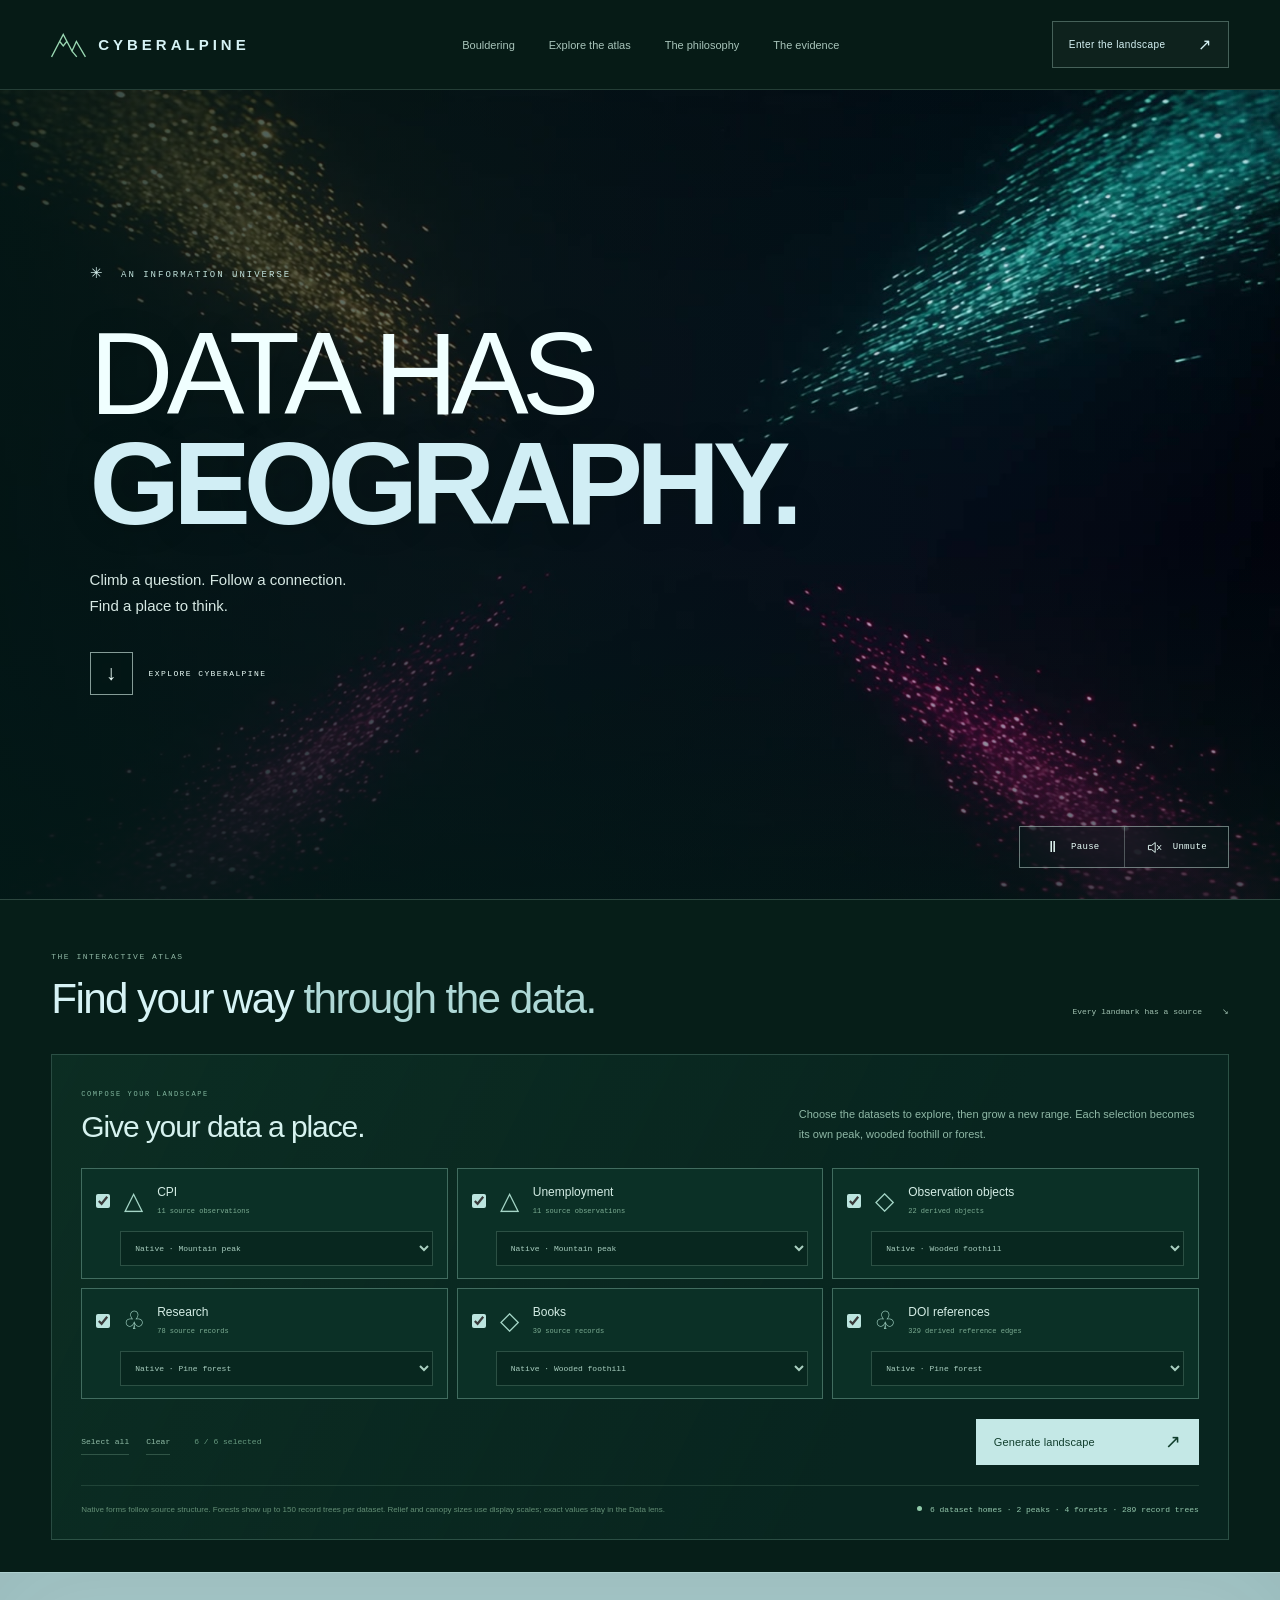
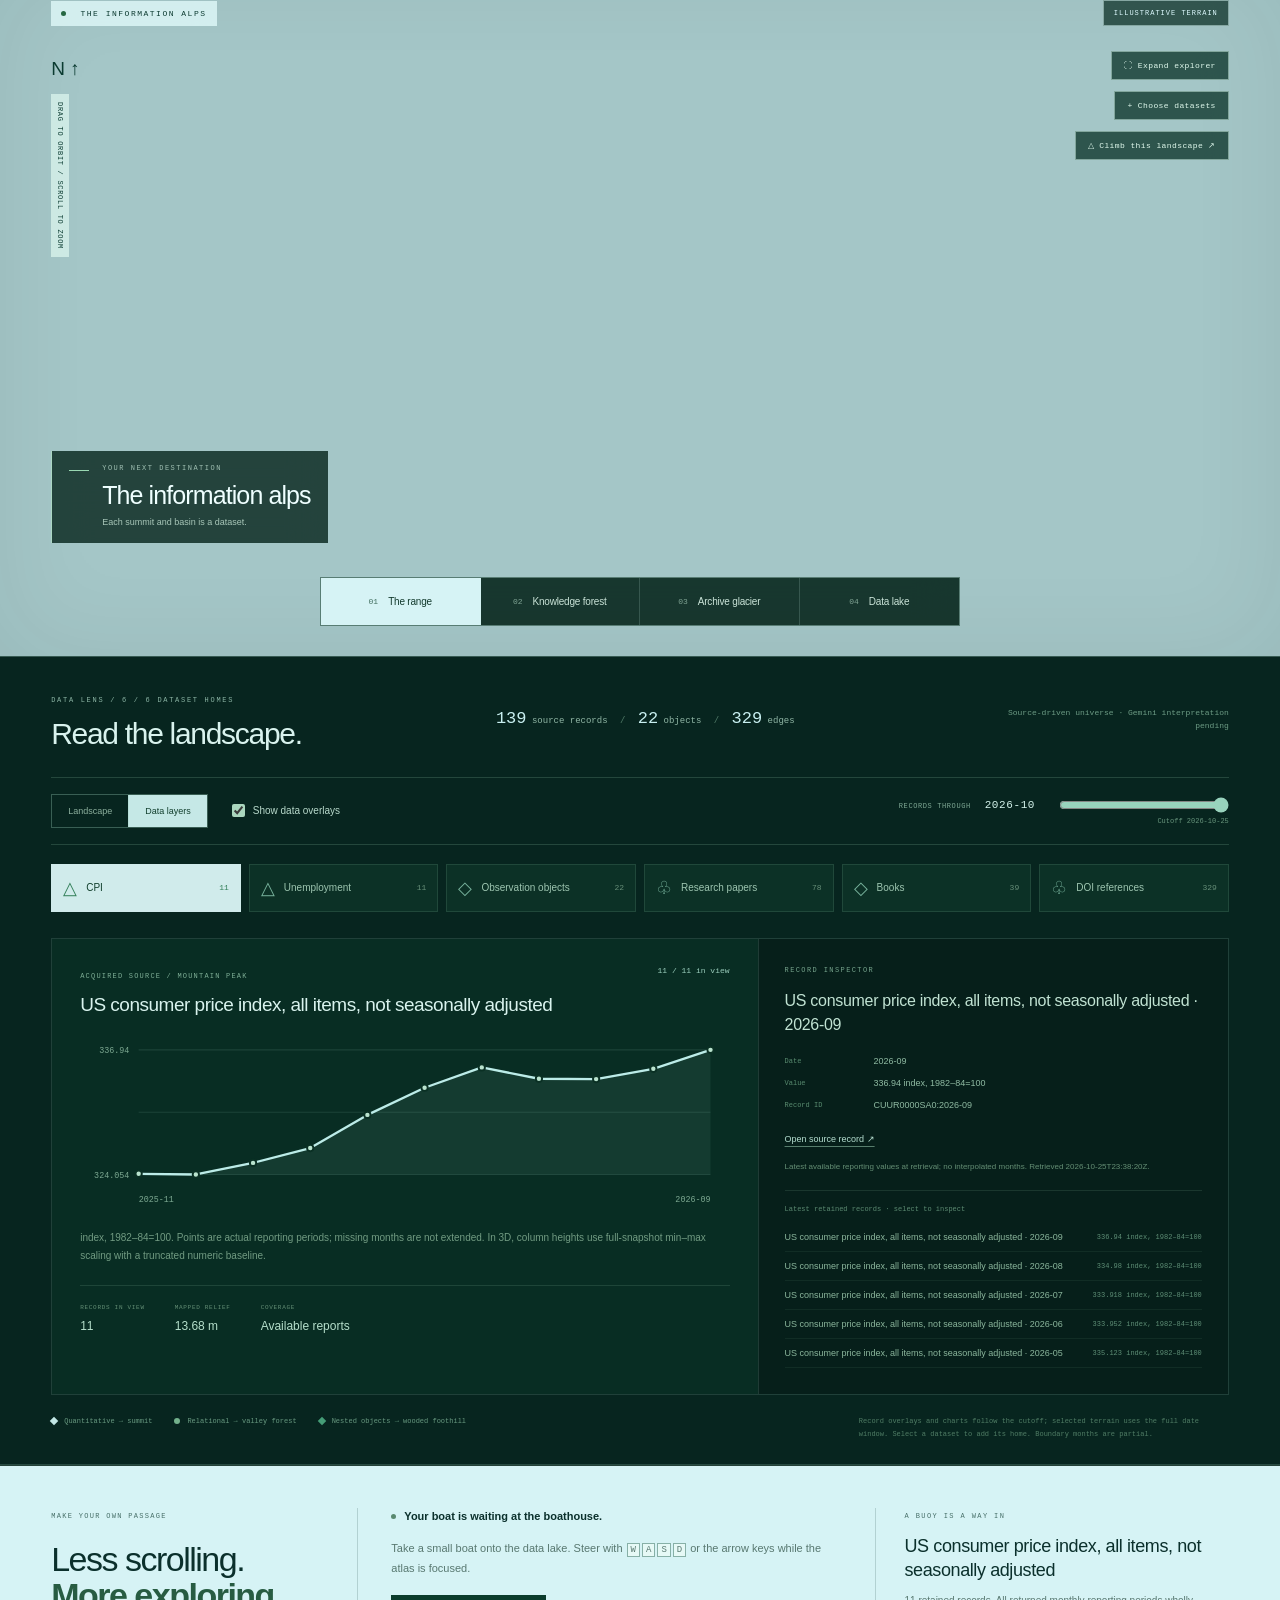
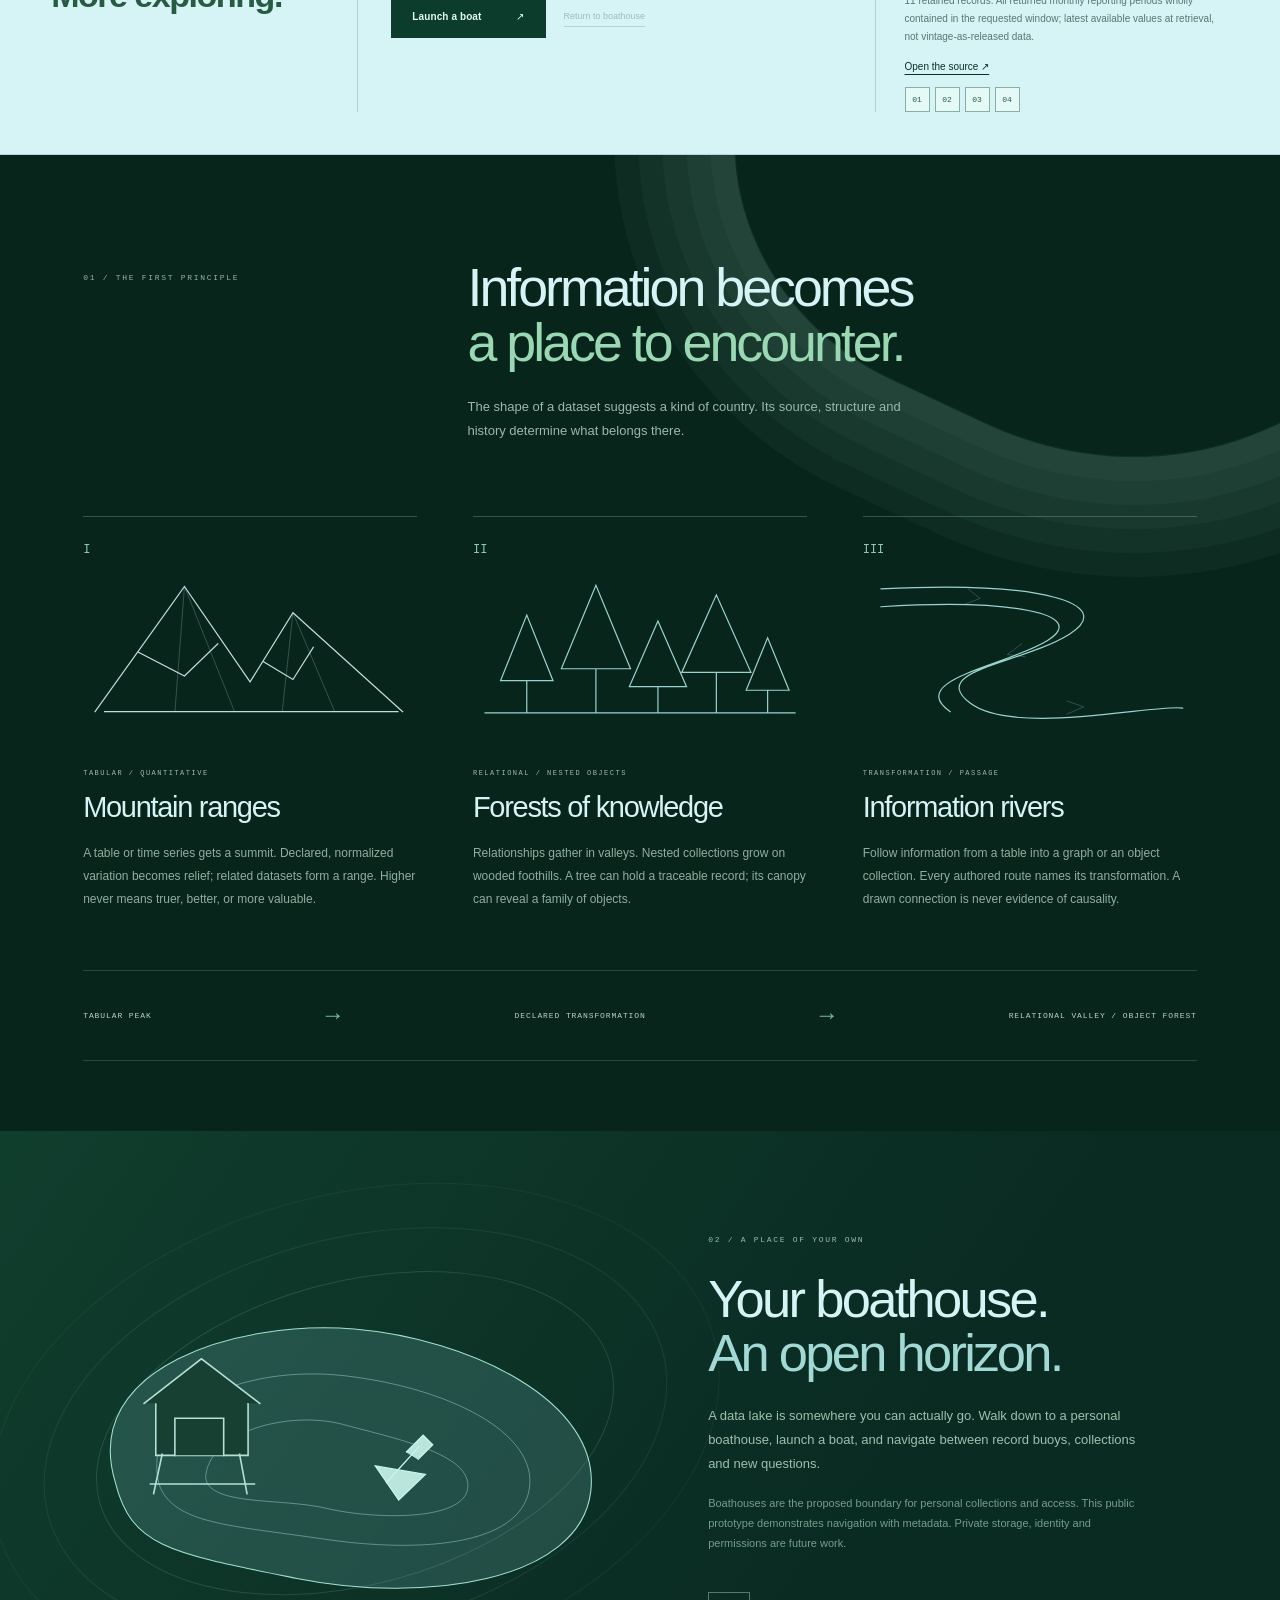
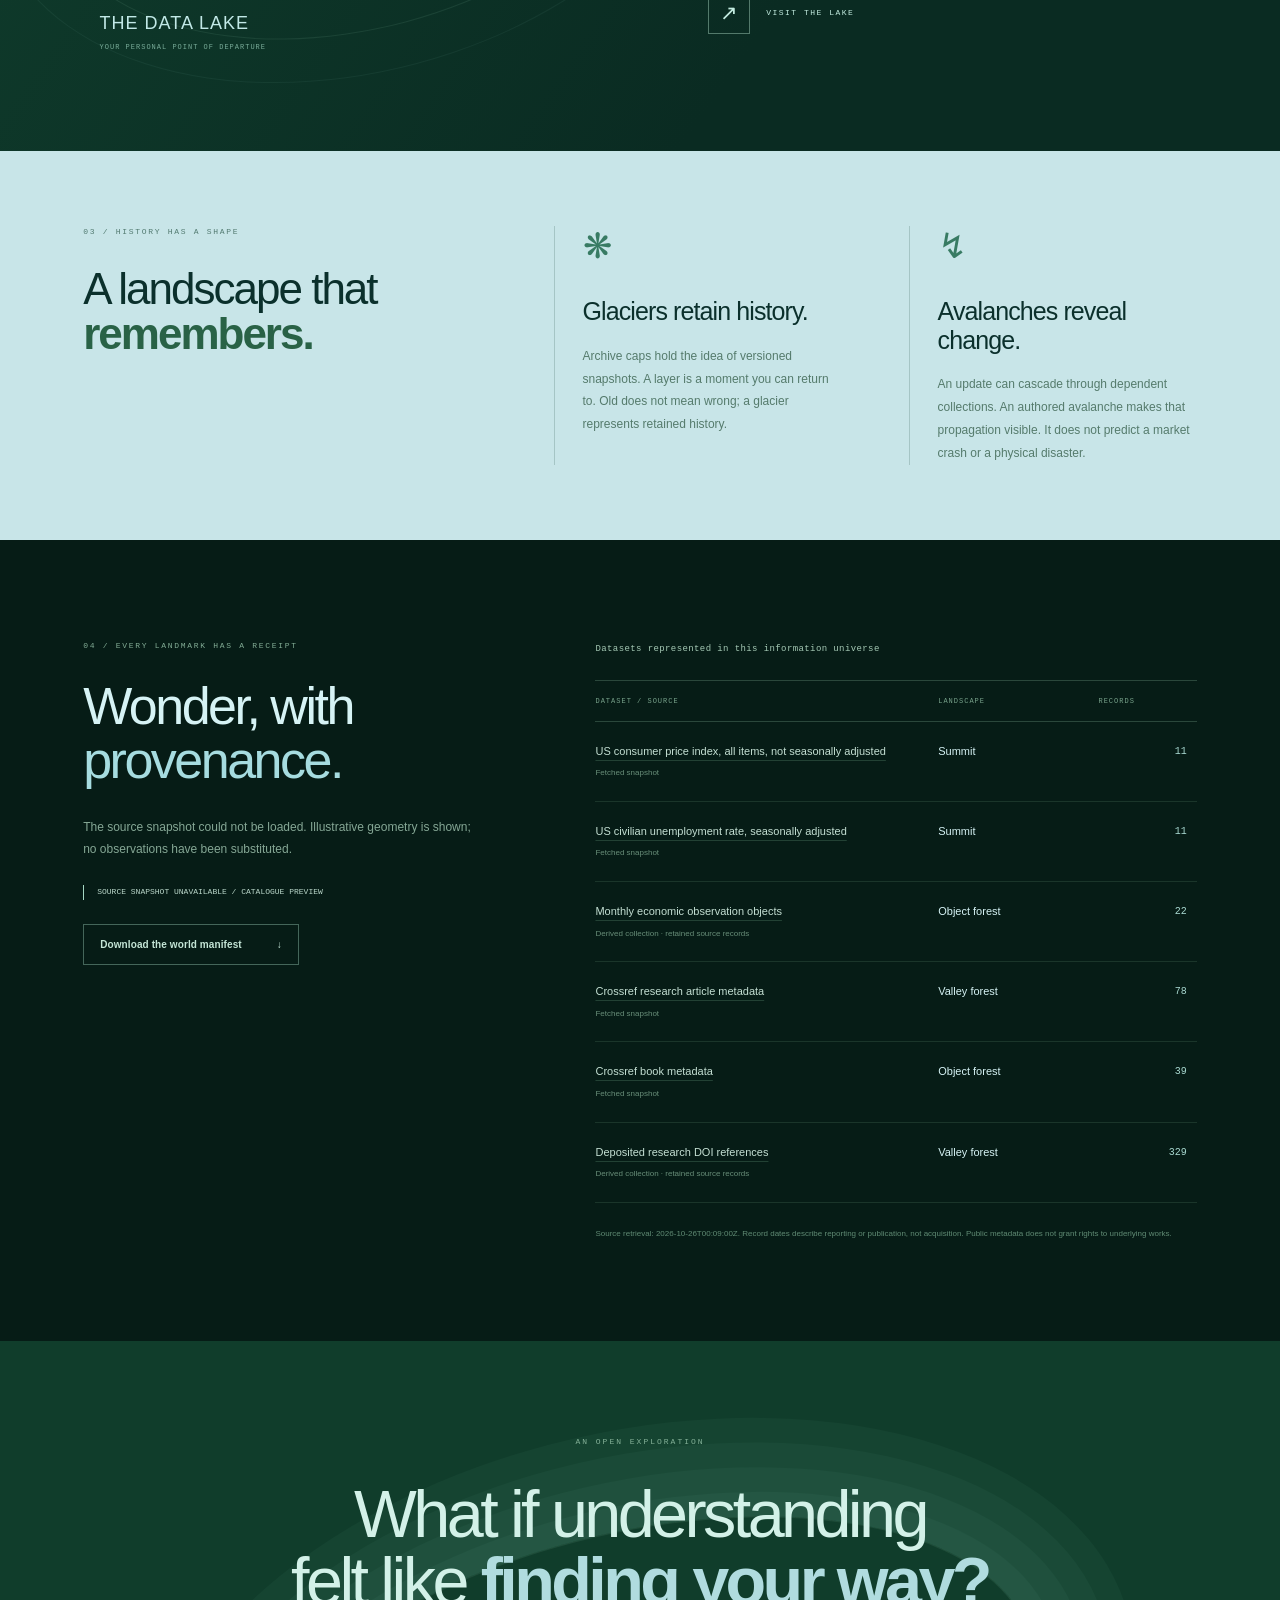
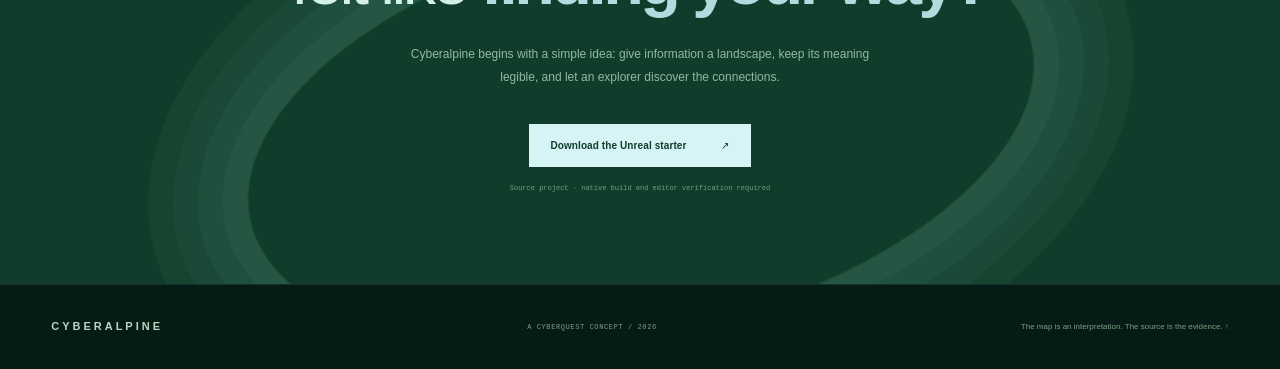
<file: public/index.html>
<!doctype html>
<html lang="en">
<head>
  <meta charset="utf-8"><meta name="viewport" content="width=device-width, initial-scale=1">
  <meta name="description" content="Cyberalpine is an information universe: datasets become mountain ranges, knowledge forests, archive glaciers and navigable data lakes.">
  <meta name="theme-color" content="#071e19"><title>Cyberalpine — Data has geography.</title>
  <link rel="icon" href="data:image/svg+xml,%3Csvg xmlns='http://www.w3.org/2000/svg' viewBox='0 0 48 48'%3E%3Cpath fill='%23071e19' d='M0 0h48v48H0z'/%3E%3Cpath d='m6 37 13-26 11 21 6-12 8 17M15 20l4 6 4-6' fill='none' stroke='%23d6f3f5' stroke-width='2'/%3E%3C/svg%3E">
  <link rel="stylesheet" href="styles.css?v=e79e66e6db29">
</head>
<body>
<header class="site-header"><a class="wordmark" href="#" aria-label="Cyberalpine home"><svg viewBox="0 0 40 32" aria-hidden="true"><path d="m1 29 13-25 10 19 5-11 10 17M10 12l4 5 4-5M24 23l5 6"/></svg>CYBERALPINE</a><nav aria-label="Main navigation"><a href="beyondscape.html">Bouldering</a><a href="#atlas">Explore the atlas</a><a href="#philosophy">The philosophy</a><a href="#sources">The evidence</a></nav><a class="header-cta" href="#atlas">Enter the landscape <span>↗</span></a></header>
<main>
<section class="hero hero-video-header" aria-labelledby="heroTitle">
  <div class="hero-media" aria-hidden="true"><video id="heroVideo" class="hero-video" autoplay muted loop playsinline preload="metadata" poster="media/cyberalpine-header.jpg"><source src="media/cyberalpine-header.mp4" type="video/mp4"></video></div>
  <div class="hero-shade" aria-hidden="true"></div>
  <div class="hero-copy"><div class="eyebrow"><span class="tiny-cross">✳</span> AN INFORMATION UNIVERSE</div><h1 id="heroTitle">Data has<br><em>geography.</em></h1><p>Climb a question. Follow a connection.<br>Find a place to think.</p><a class="round-link" href="#atlas"><span>↓</span> EXPLORE CYBERALPINE</a></div>
  <div class="hero-bottom"><div class="hero-video-controls" role="group" aria-label="Header video controls"><button type="button" id="heroPlayPause" aria-label="Pause header video"><span class="video-control-icon" aria-hidden="true">Ⅱ</span><span class="video-control-label">Pause</span></button><button type="button" id="heroMute" aria-label="Unmute header video"><svg viewBox="0 0 24 24" aria-hidden="true"><path d="M4 9h4l5-4v14l-5-4H4z"/><path class="sound-waves" d="M16 8c2 2 2 6 0 8m3-11c4 4 4 10 0 14"/><path class="sound-off" d="m16 9 5 6m0-6-5 6"/></svg><span class="video-control-label">Unmute</span></button></div></div>
  <p class="hero-video-status" id="heroVideoStatus" role="status" hidden></p>
</section>
<section class="interactive-explorer" aria-labelledby="explorerTitle">
  <div class="explorer-section-heading"><div><span class="eyebrow">THE INTERACTIVE ATLAS</span><h2 id="explorerTitle">Find your way <em>through the data.</em></h2></div><a href="#sources">Every landmark has a source <span>↘</span></a></div>
  <section class="landscape-builder" id="landscapeBuilder" aria-label="Compose a dataset landscape"><p class="builder-empty">Preparing the dataset landscape composer…</p></section>
  <div class="hero-landscape" id="atlas">
    <div class="atlas-heading"><span><i class="live-dot"></i> THE INFORMATION ALPS</span><span id="snapshotTag">ILLUSTRATIVE TERRAIN</span></div>
    <button class="expand-explorer" id="expandExplorer" aria-label="Expand interactive explorer to fullscreen">⛶ Expand explorer</button>
    <button class="expand-explorer compose-explorer" id="composeLandscape">+ Choose datasets</button>
    <a class="expand-explorer beyondscape-entry" id="beyondscapeLink" href="beyondscape.html">△ Climb this landscape ↗</a>
    <div class="fullscreen-boat-controls"><button id="fullscreenBoat">Launch a boat ↗</button><div role="group" aria-label="Fullscreen boat steering"><button data-steer="left" aria-label="Turn boat left">←</button><button data-steer="forward" aria-label="Move boat forward">↑</button><button data-steer="back" aria-label="Move boat backward">↓</button><button data-steer="right" aria-label="Turn boat right">→</button></div></div>
    <canvas id="landscape" aria-label="Interactive three dimensional information landscape showing dataset mountains, forests, glaciers, rivers and a navigable data lake" tabindex="0"></canvas>
    <div class="scene-coordinate" aria-hidden="true">N ↑<br><span>DRAG TO ORBIT / SCROLL TO ZOOM</span></div>
    <div class="landscape-label"><span class="label-line"></span><div><small>YOUR NEXT DESTINATION</small><strong id="placeLabel">The information alps</strong><span id="placeDescription">Each summit and basin is a dataset.</span></div></div>
    <div class="view-selector" role="group" aria-label="Explore landscape regions"><button class="active" data-view="range" aria-pressed="true">01 <span>The range</span></button><button data-view="forest" aria-pressed="false">02 <span>Knowledge forest</span></button><button data-view="glacier" aria-pressed="false">03 <span>Archive glacier</span></button><button data-view="lake" aria-pressed="false">04 <span>Data lake</span></button></div>
    <div class="canvas-loading" id="sceneLoading" role="status">Drawing the information alps…</div>
  </div>
  <section class="data-lens" id="dataExplorerPanel" aria-label="Data lens: inspect the datasets behind this landscape"><div class="data-lens-placeholder"><span class="eyebrow">DATA LENS / SIX DATASET HOMES</span><p>Preparing the source records and their visual mappings…</p></div></section>
</section>
<section class="atlas-console" aria-label="Landscape controls">
  <div class="console-title"><span class="eyebrow">MAKE YOUR OWN PASSAGE</span><h2>Less scrolling.<br><em>More exploring.</em></h2></div>
  <div class="boat-console"><div class="boat-status"><span class="status-dot" id="boatDot"></span><span id="boatStatus" role="status">Your boat is waiting at the boathouse.</span></div><p>Take a small boat onto the data lake. Steer with <kbd>W</kbd><kbd>A</kbd><kbd>S</kbd><kbd>D</kbd> or the arrow keys while the atlas is focused.</p><div class="boat-actions"><button class="button dark" id="launchBoat">Launch a boat <span>↗</span></button><button class="text-button" id="dockBoat" disabled>Return to boathouse</button></div><div class="boat-dpad" id="boatControls" hidden role="group" aria-label="Boat steering"><button data-steer="left" aria-label="Turn left">←</button><button data-steer="forward" aria-label="Move forward">↑</button><button data-steer="back" aria-label="Move backward">↓</button><button data-steer="right" aria-label="Turn right">→</button><output id="boatPosition">E 0.0 / N 0.0</output></div></div>
  <div class="record-console"><span class="eyebrow">A BUOY IS A WAY IN</span><strong id="recordTitle">A landscape with a source.</strong><p id="recordDescription">Select a dataset or a record buoy to inspect where its information came from.</p><a id="recordLink" hidden target="_blank" rel="noopener noreferrer">Open the source ↗</a><div id="buoyList" class="buoy-list" aria-label="Inspect record buoys"></div></div>
</section>
<section class="geography" id="philosophy">
  <div class="section-heading"><div class="eyebrow">01 / THE FIRST PRINCIPLE</div><h2>Information becomes<br><em>a place to encounter.</em></h2><p>The shape of a dataset suggests a kind of country. Its source, structure and history determine what belongs there.</p></div>
  <div class="geography-grid"><article class="feature feature-mountain"><span class="feature-number">I</span><svg viewBox="0 0 280 130" aria-hidden="true"><path d="M10 118 85 13l55 80 36-58 92 83M46 68l39 20 28-27M151 76l25 15 17-27M18 118h246"/><path class="fine" d="m85 13-8 105m8-105 42 105m49-83-9 83m9-83 35 83"/></svg><div><span class="eyebrow">TABULAR / QUANTITATIVE</span><h3>Mountain ranges</h3><p>A table or time series gets a summit. Declared, normalized variation becomes relief; related datasets form a range. Higher never means truer, better, or more valuable.</p></div></article>
  <article class="feature feature-forest"><span class="feature-number">II</span><svg viewBox="0 0 280 130" aria-hidden="true"><path d="m23 92 22-55 22 55H23m22 0v27m29-37 29-70 29 70H74m29 0v37m28-22 24-55 24 55h-48m24 0v22m20-34 29-65 29 65h-58m29 0v34m25-19 18-44 18 44h-36m18 0v19M10 119h260"/></svg><div><span class="eyebrow">RELATIONAL / NESTED OBJECTS</span><h3>Forests of knowledge</h3><p>Relationships gather in valleys. Nested collections grow on wooded foothills. A tree can hold a traceable record; its canopy can reveal a family of objects.</p></div></article>
  <article class="feature feature-river"><span class="feature-number">III</span><svg viewBox="0 0 280 130" aria-hidden="true"><path d="M15 15c137-7 198 13 158 38S53 83 90 111s158 0 178 4M15 30c108-7 175 6 140 28S35 91 73 118"/><path class="fine" d="m88 15 10 8-13 5m48 33-12 9 15 2m35 37 14 5-14 6"/></svg><div><span class="eyebrow">TRANSFORMATION / PASSAGE</span><h3>Information rivers</h3><p>Follow information from a table into a graph or an object collection. Every authored route names its transformation. A drawn connection is never evidence of causality.</p></div></article></div>
  <div class="transformation"><span>TABULAR PEAK</span><i>→</i><span>DECLARED TRANSFORMATION</span><i>→</i><span>RELATIONAL VALLEY / OBJECT FOREST</span></div>
</section>
<section class="lake-story" id="data-lakes"><div class="lake-illustration" aria-hidden="true"><div class="lake-orbit one"></div><div class="lake-orbit two"></div><div class="lake-orbit three"></div><svg viewBox="0 0 500 330"><path class="shore" d="M24 212C-10 102 141 58 249 67S482 135 472 220s-157 106-277 82S39 272 24 212Z"/><path class="waterline" d="M65 213c-18-71 79-113 175-102s183 53 174 107-105 60-193 47S78 251 65 213Z"/><path class="waterline" d="M109 207c2-43 78-64 130-50s121 28 117 60-91 29-133 19-111-2-114-29Z"/><g class="house"><path d="m62 134 43-32 44 35v49H62Z"/><path d="m51 137 54-42 55 42M80 186v-35h46v35M68 185l-8 37m81-37 7 37m-91-9h98"/></g><g class="smallboat"><path d="m269 196 47 8-25 24-22-32Zm10 16 31-34m-12 5 16-16 9 9-14 14"/></g></svg><span class="lake-type">THE DATA LAKE<br><small>YOUR PERSONAL POINT OF DEPARTURE</small></span></div><div class="lake-copy"><div class="eyebrow">02 / A PLACE OF YOUR OWN</div><h2>Your boathouse.<br><em>An open horizon.</em></h2><p>A data lake is somewhere you can actually go. Walk down to a personal boathouse, launch a boat, and navigate between record buoys, collections and new questions.</p><p>Boathouses are the proposed boundary for personal collections and access. This public prototype demonstrates navigation with metadata. Private storage, identity and permissions are future work.</p><a class="round-link" href="#atlas" id="lakeLink"><span>↗</span> VISIT THE LAKE</a></div></section>
<section class="time-section"><div class="time-heading"><div class="eyebrow">03 / HISTORY HAS A SHAPE</div><h2>A landscape that<br><em>remembers.</em></h2></div><article><span class="time-symbol">❋</span><h3>Glaciers retain history.</h3><p>Archive caps hold the idea of versioned snapshots. A layer is a moment you can return to. Old does not mean wrong; a glacier represents retained history.</p></article><article><span class="time-symbol">↯</span><h3>Avalanches reveal change.</h3><p>An update can cascade through dependent collections. An authored avalanche makes that propagation visible. It does not predict a market crash or a physical disaster.</p></article></section>
<section class="evidence" id="sources"><div class="evidence-intro"><div class="eyebrow">04 / EVERY LANDMARK HAS A RECEIPT</div><h2>Wonder, with<br><em>provenance.</em></h2><p id="coverageNote">Loading the source manifest. No live provider requests run in this page.</p><div class="date-window" id="dateWindow">SOURCE SNAPSHOT / LOADING</div><a class="button outline" href="assets/universe.json" download>Download the world manifest <span>↓</span></a></div><div class="source-table-wrap"><table class="source-table"><caption>Datasets represented in this information universe</caption><thead><tr><th scope="col">Dataset / source</th><th scope="col">Landscape</th><th scope="col">Records</th></tr></thead><tbody id="sourceRows"><tr><td colspan="3">Reading provenance…</td></tr></tbody></table><p class="table-note" id="sourceNote">Geometry communicates declared mappings. Public metadata does not grant rights to the underlying works.</p></div></section>
<section class="closing"><div class="eyebrow">AN OPEN EXPLORATION</div><h2>What if understanding<br>felt like <em>finding your way?</em></h2><p>Cyberalpine begins with a simple idea: give information a landscape, keep its meaning legible, and let an explorer discover the connections.</p><a class="button light" href="downloads/CyberquestUnreal.zip" download>Download the Unreal starter <span>↗</span></a><span class="closing-note">Source project · native build and editor verification required</span></section>
</main>
<footer><a class="wordmark" href="#">CYBERALPINE</a><span>A CYBERQUEST CONCEPT / 2026</span><a href="#philosophy">The map is an interpretation. The source is the evidence. ↑</a></footer>
<script src="assets/hero-video.js" type="module"></script>
<script src="app.js?v=1884f145b476" type="module"></script>
</body></html>
</file>
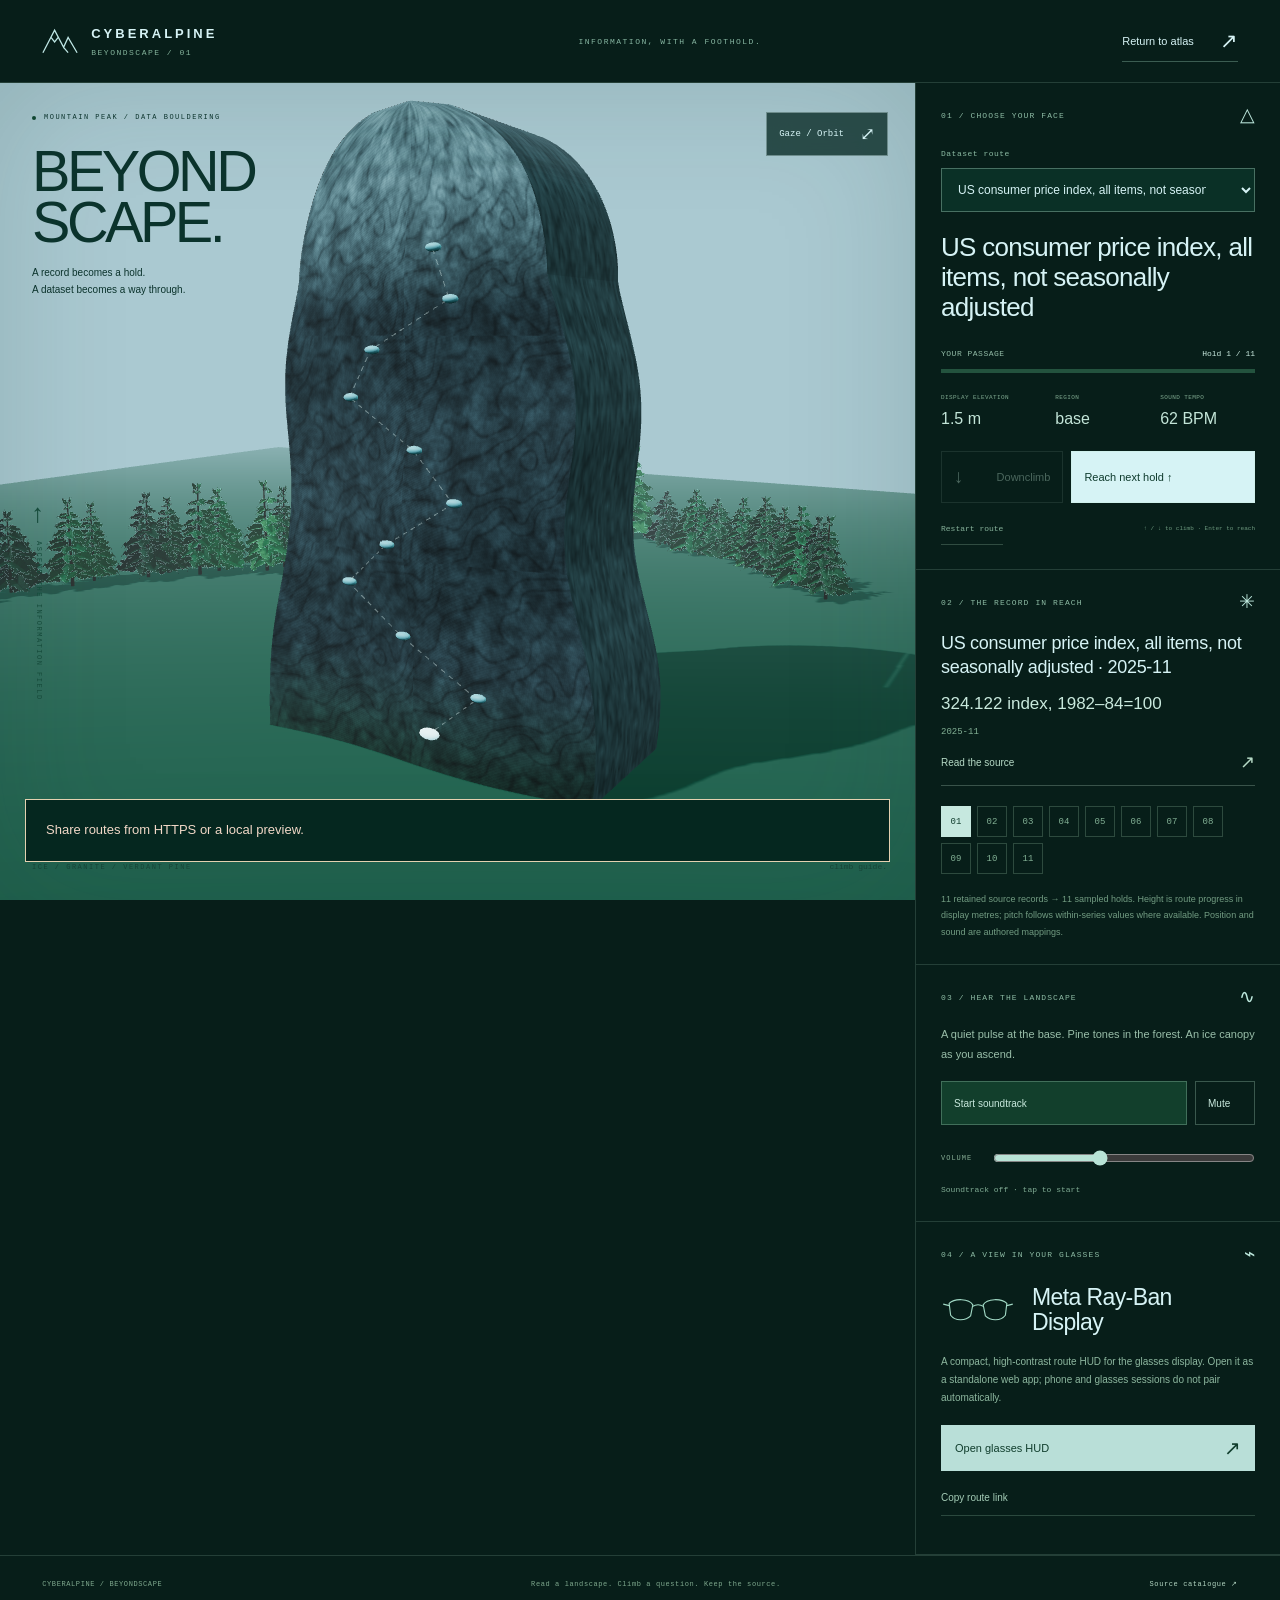
<file: public/beyondscape.html>
<!doctype html>
<html lang="en">
<head>
  <meta charset="utf-8">
  <meta name="viewport" content="width=device-width, initial-scale=1, viewport-fit=cover">
  <meta name="theme-color" content="#071e19">
  <meta name="description" content="Climb a Cyberalpine dataset. Follow record holds through an alpine beyondscape with an adaptive soundtrack and a Meta Ray-Ban Display HUD.">
  <title>Beyondscape — Cyberalpine bouldering</title>
  <link rel="icon" href="data:image/svg+xml,%3Csvg xmlns='http://www.w3.org/2000/svg' viewBox='0 0 48 48'%3E%3Cpath fill='%23071e19' d='M0 0h48v48H0z'/%3E%3Cpath d='m6 37 13-26 11 21 6-12 8 17' fill='none' stroke='%23d6f3f5' stroke-width='2'/%3E%3C/svg%3E">
  <link rel="stylesheet" href="assets/beyondscape.css?v=854d2d262ea5">
</head>
<body>
  <header class="beyond-header">
    <a class="beyond-brand" href="index.html#atlas" aria-label="Back to the Cyberalpine atlas"><svg viewBox="0 0 40 32" aria-hidden="true"><path d="m1 29 13-25 10 19 5-11 10 17M10 12l4 5 4-5M24 23l5 6"/></svg><span>CYBERALPINE<small>BEYONDSCAPE / 01</small></span></a>
    <span class="header-coordinate" aria-hidden="true">INFORMATION, WITH A FOOTHOLD.</span>
    <a class="atlas-return" href="index.html#atlas">Return to atlas <span aria-hidden="true">↗</span></a>
  </header>

  <main class="beyond-app">
    <section class="climb-stage" aria-labelledby="beyondTitle">
      <canvas id="climbCanvas" tabindex="0" aria-label="Interactive dataset bouldering face. Use the route controls or arrow keys to move between record holds."></canvas>
      <div class="stage-top">
        <div class="stage-title"><span class="eyebrow"><i></i> MOUNTAIN PEAK / DATA BOULDERING</span><h1 id="beyondTitle">BEYOND<span>SCAPE.</span></h1><p>A record becomes a hold.<br>A dataset becomes a way through.</p></div>
        <button type="button" class="view-toggle" id="viewToggle">Gaze / Orbit <span aria-hidden="true">⤢</span></button>
      </div>
      <div class="stage-orientation" aria-hidden="true"><span>↑</span>ASCEND THE INFORMATION FIELD</div>
      <div class="stage-bottom"><span class="stage-caption">ICE / GRANITE / VERDANT PINE</span><p>Virtual data route · not a physical climb guide.</p></div>
      <div class="climb-loading" id="climbLoading" role="status">Mapping records to the rock face…</div>
      <p class="climb-error" id="climbError" role="alert" hidden></p>
    </section>

    <aside class="climb-console" aria-label="Bouldering route and soundtrack controls">
      <section class="route-section">
        <div class="section-index"><span>01 / CHOOSE YOUR FACE</span><span class="section-mark" aria-hidden="true">△</span></div>
        <label class="route-label" for="routeSelect">Dataset route</label>
        <select id="routeSelect" aria-label="Choose a dataset route"><option value="">Loading dataset routes…</option></select>
        <h2 id="routeTitle">The information ascent</h2>
        <div class="progress-heading"><span>YOUR PASSAGE</span><output id="climbProgressText" aria-live="polite">Hold 0 / 0</output></div>
        <progress id="climbProgress" max="1" value="0" aria-label="Route progress">0%</progress>
        <dl class="climb-metrics"><div><dt>DISPLAY ELEVATION</dt><dd id="climbElevation">0.0 m</dd></div><div><dt>REGION</dt><dd id="climbRegion">Base</dd></div><div><dt>SOUND TEMPO</dt><dd id="climbTempo">— BPM</dd></div></dl>
        <div class="move-controls" role="group" aria-label="Climb between record holds"><button type="button" id="climbPrevious" class="downclimb"><span aria-hidden="true">↓</span> Downclimb</button><button type="button" id="climbNext" class="next-hold">Reach next hold <span aria-hidden="true">↗</span></button></div>
        <div class="route-utilities"><button type="button" id="climbReset">Restart route</button><span>↑ / ↓ to climb · Enter to reach</span></div>
      </section>

      <section class="hold-section" aria-labelledby="holdHeading">
        <div class="section-index"><span id="holdHeading">02 / THE RECORD IN REACH</span><span class="section-mark" aria-hidden="true">✳</span></div>
        <h3 id="holdTitle">Every hold has a source.</h3>
        <p id="holdValue" class="hold-value">Choose a route to begin.</p>
        <p id="holdDate" class="hold-date">Source date</p>
        <a id="holdSource" class="record-source" target="_blank" rel="noopener noreferrer" hidden>Read the source <span aria-hidden="true">↗</span></a>
        <div id="holdList" class="hold-list" aria-label="Record holds along this route"></div>
        <p id="routeMapping" class="mapping-note">Record identity stays intact. Positions, elevation and sound are declared display mappings.</p>
      </section>

      <section class="sound-section" aria-labelledby="soundHeading">
        <div class="section-index"><span id="soundHeading">03 / HEAR THE LANDSCAPE</span><span class="section-mark" aria-hidden="true">∿</span></div>
        <p class="sound-copy">A quiet pulse at the base. Pine tones in the forest. An ice canopy as you ascend.</p>
        <div class="sound-actions"><button type="button" id="soundToggle">Start soundtrack <span aria-hidden="true">▷</span></button><button type="button" id="soundMute" aria-pressed="false">Mute</button></div>
        <label class="volume-label" for="soundVolume"><span>VOLUME</span><input id="soundVolume" type="range" min="0" max="1" step="0.01" value="0.4" aria-label="Soundtrack volume"></label>
        <p id="soundStatus" class="sound-status" role="status">Sound is off. Start when you are ready.</p>
      </section>

      <section class="glasses-section" aria-labelledby="glassesHeading">
        <div class="section-index"><span id="glassesHeading">04 / A VIEW IN YOUR GLASSES</span><span class="section-mark" aria-hidden="true">⌁</span></div>
        <div class="glasses-heading"><svg viewBox="0 0 100 38" aria-hidden="true"><path d="m3 11 8 2m78 0 8-2M11 10c7-7 27-7 32 2l-3 15c-7 7-21 7-27-1Zm46 2c5-9 25-9 32-2l-2 16c-6 8-20 8-27 1ZM43 14c4-3 10-3 14 0"/></svg><h3>Meta Ray-Ban<br>Display</h3></div>
        <p id="glassesNote">A compact, high-contrast route HUD for the glasses display. Open it as a standalone web app; phone and glasses sessions do not pair automatically.</p>
        <div class="glasses-actions"><a id="glassesLink" href="glasses.html" target="_blank" rel="noopener noreferrer">Open glasses HUD <span aria-hidden="true">↗</span></a><button type="button" id="shareRoute">Copy route link</button></div>
        <p id="shareStatus" class="share-status" role="status" aria-live="polite"></p>
      </section>
    </aside>
  </main>
  <nav class="mobile-climb-bar" aria-label="Mobile climbing controls"><button type="button" id="mobileClimbPrevious" aria-label="Downclimb to the previous record hold" disabled><span aria-hidden="true">↓</span> Back</button><output id="mobileClimbPosition" aria-live="polite" aria-label="Current route hold">Hold 0 / 0</output><button type="button" id="mobileClimbNext" aria-label="Reach the next record hold" disabled>Reach <span aria-hidden="true">↑</span></button></nav>
  <footer class="beyond-footer"><span>CYBERALPINE / BEYONDSCAPE</span><span>Read a landscape. Climb a question. Keep the source.</span><a href="index.html#sources">Source catalogue ↗</a></footer>
  <script src="assets/beyondscape.js?v=deb594091d81" type="module"></script>
</body>
</html>
</file>
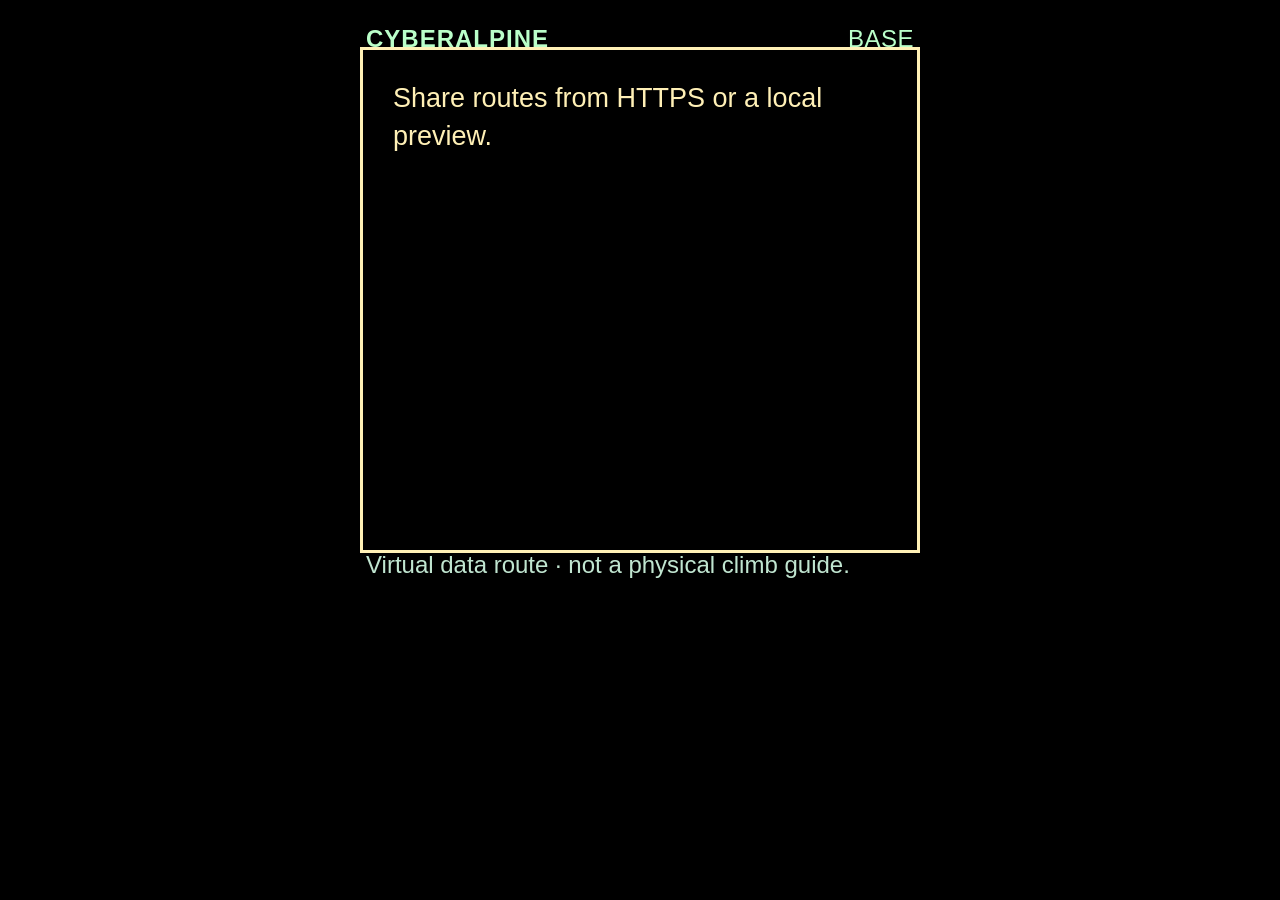
<file: public/glasses.html>
<!doctype html>
<html lang="en">
<head>
  <meta charset="utf-8">
  <meta name="viewport" content="width=device-width, initial-scale=1, viewport-fit=cover">
  <meta name="theme-color" content="#000000">
  <meta name="description" content="A compact Cyberalpine climbing-route HUD for Meta Ray-Ban Display. Navigate record holds with D-pad and Enter input.">
  <title>Cyberalpine — Glasses HUD</title>
  <link rel="stylesheet" href="assets/glasses.css?v=50f2ccef478a">
</head>
<body>
  <main class="glasses-hud" aria-label="Cyberalpine route HUD for Meta Ray-Ban Display">
    <header class="hud-top"><span class="hud-wordmark">CYBERALPINE</span><span id="hudRegion">BASE</span></header>
    <section class="hud-route" aria-labelledby="hudDataset"><h1 id="hudDataset">Loading route…</h1><div class="hud-position"><output id="hudProgressText" aria-live="polite">HOLD 0 / 0</output><span id="hudElevation">0.0 m</span></div><progress id="hudProgress" max="1" value="0" aria-label="Route progress">0%</progress></section>
    <section class="hud-record" aria-label="Current record hold"><h2 id="hudRecord">A record becomes a hold.</h2><p id="hudValue">Choose your passage.</p></section>
    <div class="hud-controls" role="group" aria-label="Route controls"><button type="button" id="hudPrevious" aria-label="Previous record hold"><span aria-hidden="true">↓</span> Back</button><button type="button" id="hudNext" aria-label="Reach next record hold">Reach <span aria-hidden="true">↑</span></button><button type="button" id="hudSound" aria-pressed="false">Sound</button></div>
    <p id="hudSoundStatus" class="hud-sound-status" role="status">Sound off · Enter / ↑ to reach</p>
    <footer class="hud-footer"><a id="hudCompanion" href="beyondscape.html">Phone / laptop view ↗</a><p>Virtual data route · not a physical climb guide.</p></footer>
    <div id="hudLoading" class="hud-loading" role="status">Mapping your route…</div>
    <p id="hudError" class="hud-error" role="alert" hidden></p>
  </main>
  <script src="assets/glasses.js?v=72c65e6a639f" type="module"></script>
</body>
</html>
</file>
<file: public/styles.css>
@charset "UTF-8";
:root{--pine:#071e19;--pine-mid:#103c2c;--pine-light:#286544;--ink:#0b302c;--ice:#d6f3f5;--ice-bright:#efffff;--frost:#b5dade;--mint:#99d8b2;--muted:#8faea5;--line:#b9e9d52b;--sans:"Helvetica Neue","Arial Nova","Avenir Next",Arial,sans-serif;--mono:"SFMono-Regular",Consolas,"Liberation Mono",monospace}
*{box-sizing:border-box}html{scroll-behavior:smooth;scroll-padding-top:30px}body{margin:0;background:var(--pine);color:var(--ice);font-family:var(--sans);-webkit-font-smoothing:antialiased}a{color:inherit;text-decoration:none}button,input{font:inherit}button,a{-webkit-tap-highlight-color:transparent}button{cursor:pointer}button:disabled{opacity:.4;cursor:default}a:focus-visible,button:focus-visible,canvas:focus-visible{outline:2px solid var(--mint);outline-offset:5px}svg{display:block}h1,h2,h3,p{margin:0}h1,h2,h3{font-weight:400}em{font-family:inherit;font-style:normal;font-weight:500}p{font-size:14px;line-height:1.85}h2{font-size:clamp(36px,4.4vw,66px);line-height:1.02;letter-spacing:-3px}button,a{transition:color .18s,background .18s,border-color .18s}.eyebrow{font:9px/1.6 var(--mono);font-weight:500;letter-spacing:1.7px}.site-header{height:90px;display:flex;align-items:center;justify-content:space-between;padding:0 4%;border-bottom:1px solid var(--line);gap:30px;background:#061b16}.wordmark{display:flex;align-items:center;gap:12px;font-size:15px;font-weight:650;letter-spacing:4px}.wordmark svg{width:35px;fill:none;stroke:var(--mint);stroke-width:1.5;stroke-linecap:square;stroke-linejoin:miter}.site-header nav{display:flex;gap:34px;font-size:11px;color:#a8c4ba}.site-header nav a{padding:14px 0}.site-header nav a:hover{color:var(--ice-bright)}.header-cta{display:flex;align-items:center;gap:33px;font-size:10px;letter-spacing:.4px;border:1px solid #c6f2e34d;padding:13px 16px;background:#e4ffff08}.header-cta span{font-size:16px}.header-cta:hover{background:var(--ice);color:var(--ink)}
.hero{display:grid;grid-template-columns:35% 65%;min-height:780px;border-bottom:1px solid var(--line);position:relative;background:var(--pine)}.hero-copy{padding:85px 0 70px 11.5%;position:relative;z-index:3;background:linear-gradient(120deg,#0a281e 0%,#071e19 70%)}.hero-copy:after{content:"";position:absolute;bottom:-30px;left:-200px;width:650px;height:400px;border:1px solid #9bcab61a;border-radius:50%;box-shadow:0 0 0 25px #9bcab609,0 0 0 50px #9bcab609,0 0 0 75px #9bcab609,0 0 0 100px #9bcab609;transform:rotate(-30deg);pointer-events:none;z-index:-1}.tiny-cross{font-size:15px;vertical-align:-1px;color:var(--mint);margin-right:9px}.hero-copy>.eyebrow{color:#9ac3b1;font-size:8px;letter-spacing:1.8px}.hero h1{font-size:clamp(75px,7.3vw,114px);line-height:.96;letter-spacing:-7px;text-transform:uppercase;font-weight:350;margin:37px 0 33px;width:145%;text-shadow:0 2px 22px #061d1770}.hero h1 em{font-weight:550;letter-spacing:-7px;color:var(--ice);font-size:.91em}.hero-copy>p{font-size:14px;line-height:1.8;color:#a2c0b4;max-width:310px}.round-link{display:inline-flex;align-items:center;gap:16px;font:8px var(--mono);font-weight:500;letter-spacing:1.5px;margin-top:38px}.round-link>span{display:grid;place-items:center;width:42px;height:42px;border:1px solid #b8e4d06b;border-radius:0;font-family:var(--sans);font-size:21px;letter-spacing:0;transition:background .2s,color .2s}.round-link:hover>span{background:var(--ice);color:var(--ink)}.hero-footnote{position:absolute;bottom:36px;font:8px/1.9 var(--mono);color:#6e9a86;letter-spacing:.2px}.hero-landscape{min-height:780px;position:relative;overflow:hidden;isolation:isolate;background:#a4c6c7;scroll-margin-top:20px}.hero-landscape:after{content:"";position:absolute;inset:0;pointer-events:none;box-shadow:inset 0 0 100px #071e1912;z-index:2}#landscape{position:absolute;display:block;inset:0;width:100%;height:100%;cursor:grab;touch-action:none}#landscape:active{cursor:grabbing}#landscape:focus-visible{outline-offset:-4px}.atlas-heading{position:absolute;top:27px;left:30px;right:30px;display:flex;align-items:center;justify-content:space-between;gap:12px;font:8px var(--mono);font-weight:500;letter-spacing:1.5px;color:#0c3a30;z-index:3}.atlas-heading>span:first-child{padding:8px 10px;background:#e7ffffb8;backdrop-filter:blur(12px)}.atlas-heading>span:last-child{font-size:7px;letter-spacing:1px;padding:8px 10px;border:1px solid #d3f4ef85;background:#092c23ba;color:#defaff;backdrop-filter:blur(12px)}.live-dot{display:inline-block;width:5px;height:5px;border-radius:50%;margin-right:8px;background:#256742}.scene-coordinate{position:absolute;left:31px;top:85px;font:19px var(--sans);font-weight:400;color:#0b3b31;z-index:3}.scene-coordinate span{display:block;font:7px var(--mono);letter-spacing:.7px;writing-mode:vertical-rl;margin-top:14px;padding:8px 5px;background:#d9f4ecc7;backdrop-filter:blur(12px)}.landscape-label{position:absolute;bottom:125px;left:31px;display:flex;gap:13px;max-width:75%;padding:13px 17px 14px;background:#06251cce;border-left:1px solid #abd7c3;backdrop-filter:blur(18px);z-index:3;pointer-events:none}.label-line{display:block;width:20px;height:1px;margin-top:6px;background:var(--mint)}.landscape-label small{display:block;font:7px var(--mono);letter-spacing:1.5px;color:#a0bfb2;margin-bottom:9px}.landscape-label strong{display:block;font-size:25px;font-weight:450;letter-spacing:-.9px;color:var(--ice-bright)}.landscape-label div>span{display:block;font:9px/1.5 var(--sans);color:#a8c6b8;margin-top:6px}.view-selector{position:absolute;bottom:30px;left:30px;right:30px;display:grid;grid-template-columns:repeat(4,1fr);z-index:4;background:#08271de6;border:1px solid #b8e7db66;backdrop-filter:blur(20px)}.view-selector button{padding:18px 8px;border:0;border-right:1px solid #c8ede52e;background:transparent;display:flex;align-items:center;justify-content:center;gap:10px;color:#80a495;font:8px var(--mono);text-align:left}.view-selector button:last-child{border-right:0}.view-selector button span{font:10px var(--sans);color:#cae3d8;letter-spacing:-.2px}.view-selector button.active{background:var(--ice);color:#426f60}.view-selector button.active span{color:#133a2d}.view-selector button:hover:not(.active){background:#346247a6}.expand-explorer{position:absolute;top:78px;right:30px;z-index:4;border:1px solid #d5f7ec80;background:#0b3329c4;color:#e0f9ed;backdrop-filter:blur(16px);padding:9px 12px;font:8px var(--mono);letter-spacing:.4px}.expand-explorer:hover{background:var(--ice);color:var(--ink)}.canvas-loading{position:absolute;top:45%;left:50%;transform:translate(-50%,-50%);padding:15px 23px;background:#082b23e8;color:var(--ice);font:10px var(--mono);border:1px solid #b0d8c8}.canvas-loading[hidden]{display:none}.canvas-fallback{padding:100px 30px;font-size:15px}
.atlas-console{display:grid;grid-template-columns:26% 44% 30%;padding:42px 4%;background:var(--ice);color:var(--ink);border-bottom:1px solid #082b2726;position:relative;z-index:3}.console-title{padding:3px 25px 10px 0}.console-title .eyebrow{display:block;font-size:7px;letter-spacing:1.3px;color:#476f68;margin-bottom:20px}.console-title h2{font-size:34px;line-height:1.04;letter-spacing:-1.5px}.console-title h2 em{font-weight:550;color:#275c42}.boat-console{border-left:1px solid #092e292c;border-right:1px solid #092e292c;padding:0 33px}.boat-status{display:flex;align-items:center;gap:8px;font-size:11px;font-weight:600;line-height:1.6}.status-dot{width:5px;height:5px;border-radius:50%;background:#59896f;flex-shrink:0}.status-dot.sailing{background:#0e7149;box-shadow:0 0 0 4px #39765318}.boat-console p{font-size:11px;color:#587870;line-height:1.8;margin:13px 0 17px}kbd{font:9px var(--mono);padding:1px 3px;margin:0 1px;border:1px solid #87b0a7;background:#e6f9f6}.boat-actions{display:flex;align-items:center;flex-wrap:wrap;gap:18px}.button{display:inline-flex;justify-content:space-between;align-items:center;gap:35px;font:10px var(--sans);font-weight:550;padding:15px 20px;border:1px solid transparent;letter-spacing:.1px}.button.dark{background:#0b3c2c;color:#e4faf2;border-color:#0b3c2c}.button.dark:hover{background:#1d6042}.text-button{padding:5px 0;background:none;border:0;border-bottom:1px solid #7eaaa0;font-size:9px;color:#496e62}.record-console{padding:3px 0 0 29px}.record-console>.eyebrow{display:block;font-size:7px;letter-spacing:1.4px;color:#476f68}.record-console>strong{display:block;margin-top:13px;font-size:18px;font-weight:500;letter-spacing:-.4px;line-height:1.3}.record-console>p{font-size:10px;line-height:1.8;color:#587870;margin:10px 0}.record-console>a{font-size:10px;text-decoration:underline;text-underline-offset:4px}.buoy-list{display:flex;gap:5px;flex-wrap:wrap;margin-top:13px}.buoy-list button{width:25px;height:25px;border:1px solid #87b0a3;background:#e5faf7;color:#275d44;font:8px var(--mono)}.buoy-list button:hover,.buoy-list button.active{background:#0b3c2c;color:#e5faf7}.boat-dpad{display:flex;align-items:center;gap:4px;margin-top:17px}.boat-dpad[hidden]{display:none}.boat-dpad button{border:1px solid #8cb1a6;background:#e7f8f4;padding:9px 12px;color:#21563d;touch-action:none;user-select:none}.boat-dpad button:active{background:#0b3c2c;color:var(--ice)}.boat-dpad output{font:8px var(--mono);margin-left:7px;color:#4e7b6b}
.geography{padding:105px 6.5% 70px;background:#08251c;position:relative;overflow:hidden}.geography:before{content:"";position:absolute;top:-370px;right:-180px;width:700px;height:660px;border:1px solid #b6e9cc0d;border-radius:44% 56% 50% 40%;box-shadow:0 0 0 24px #b6e9cc08,0 0 0 48px #b6e9cc08,0 0 0 72px #b6e9cc08,0 0 0 96px #b6e9cc08,0 0 0 120px #b6e9cc08;transform:rotate(25deg);pointer-events:none}.section-heading{display:grid;grid-template-columns:.85fr 2.1fr;column-gap:8%;position:relative}.section-heading>.eyebrow{grid-row:span 2;padding-top:12px;color:#91b5a0;font-size:8px}.section-heading h2{font-size:clamp(35px,4.2vw,62px);font-weight:350;max-width:800px}.section-heading em{color:var(--mint);font-weight:500}.section-heading p{max-width:460px;font-size:13px;color:#9bb8aa;margin-top:25px}.geography-grid{display:grid;grid-template-columns:repeat(3,1fr);gap:5%;margin-top:73px}.feature{position:relative;border-top:1px solid #88bda755;padding-top:22px}.feature-number{font:12px var(--mono);color:#91c8b3}.feature svg{width:100%;height:155px;margin:14px 0 35px;fill:none;stroke:#9ad3ce;stroke-width:1;stroke-linecap:square;stroke-linejoin:miter}.feature-mountain svg{stroke:#bddcde}.feature .fine{stroke-opacity:.3;stroke-width:.7}.feature .eyebrow{font-size:7px;letter-spacing:1.5px;color:#9abdaa}.feature h3{font-size:29px;letter-spacing:-1.3px;line-height:1.1;margin:13px 0 18px;font-weight:400}.feature p{font-size:12px;line-height:1.9;color:#8eaf9f}.transformation{display:flex;justify-content:space-between;align-items:center;gap:15px;margin-top:60px;padding:24px 0;border-top:1px solid var(--line);border-bottom:1px solid var(--line);font:8px/1.7 var(--mono);letter-spacing:.9px;color:#b1d9c5}.transformation i{font-family:var(--sans);font-size:24px;font-weight:300;font-style:normal;color:#7bb899}
.lake-story{display:grid;grid-template-columns:1.1fr 1fr;align-items:center;gap:8%;padding:85px 7% 100px;background:linear-gradient(125deg,#103e2d,#0a2b22 65%);overflow:hidden}.lake-illustration{position:relative;aspect-ratio:1.22;display:flex;align-items:center;justify-content:center}.lake-illustration svg{width:110%;overflow:visible;z-index:1;position:relative}.lake-illustration .shore{fill:#72b7bb;fill-opacity:.22;stroke:#a1e0d3;stroke-width:1}.waterline{fill:none;stroke:#a5dce0;stroke-width:.8;opacity:.55}.house{fill:#173f32;stroke:#b7dfd8;stroke-width:1.5;stroke-linecap:square;stroke-linejoin:miter}.smallboat{fill:#b9e5db;stroke:#c8f4ee;stroke-width:1.3}.lake-orbit{position:absolute;width:100%;height:70%;border:1px solid #98d5bd2b;border-radius:50%;transform:rotate(-15deg)}.lake-orbit.two{width:120%;height:90%;opacity:.6}.lake-orbit.three{width:140%;height:110%;opacity:.4}.lake-type{position:absolute;bottom:0;left:10px;font:18px var(--sans);font-weight:500;letter-spacing:1px;color:#c2e9e7}.lake-type small{display:block;margin-top:9px;font:7px var(--mono);letter-spacing:1px;color:#78ab98}.lake-copy .eyebrow{margin-bottom:26px;color:#94beaa;font-size:8px}.lake-copy h2{font-size:clamp(37px,4.1vw,59px);letter-spacing:-2.7px;font-weight:350}.lake-copy em{color:#a2d9d5;font-weight:500}.lake-copy p{font-size:13px;line-height:1.85;max-width:440px;color:#a0beae;margin-top:25px}.lake-copy p+p{font-size:11px;color:#739e8b;margin-top:16px}.lake-copy .round-link{color:#c4ede1}
.time-section{background:#c8e5e8;color:var(--ink);padding:75px 6.5%;display:grid;grid-template-columns:1.4fr 1fr 1fr;gap:6%;position:relative}.time-heading .eyebrow{color:#527a70;font-size:8px}.time-heading h2{font-size:44px;line-height:1.03;letter-spacing:-2px;margin-top:27px;font-weight:350}.time-heading em{color:#296246;font-weight:550}.time-section article{border-left:1px solid #17473a33;padding-left:28px}.time-symbol{display:block;height:62px;font:35px var(--sans);font-weight:300;color:#387b63}.time-section h3{font-size:25px;letter-spacing:-.9px;line-height:1.15;margin:9px 0 19px;font-weight:500}.time-section article p{font-size:12px;color:#557b6c;line-height:1.9}.evidence{display:grid;grid-template-columns:1fr 1.5fr;gap:10%;padding:100px 6.5%;background:#061c16}.evidence .eyebrow{color:#83ad96;font-size:8px}.evidence h2{font-size:52px;line-height:1.03;letter-spacing:-2.5px;font-weight:350;margin:28px 0}.evidence em{color:#a6dce0;font-weight:500}.evidence-intro p{font-size:12px;line-height:1.9;color:#85a795}.date-window{border-left:1px solid #a4d7c3;padding-left:13px;margin:24px 0;font:8px/1.8 var(--mono);color:#bbd8cb}.button.outline{border-color:#81af9d80;color:#c4e5d6;padding:14px 16px;font-size:10px}.button.outline:hover{background:#c8e7df;color:#0d3527}.source-table{width:100%;border-collapse:collapse;text-align:left;margin-top:4px}.source-table caption{font:9px var(--mono);font-weight:400;text-align:left;margin-bottom:26px;color:#a5c9b5;letter-spacing:.4px}.source-table th{font:7px var(--mono);font-weight:400;letter-spacing:1px;text-transform:uppercase;color:#78a28b;padding:16px 8px 16px 0;border-top:1px solid #729c8555;border-bottom:1px solid #729c8555}.source-table td{font-size:11px;line-height:1.6;padding:21px 10px 21px 0;border-bottom:1px solid #85b39829;vertical-align:top}.source-table td:first-child{width:57%}.source-table td:last-child{font:10px/1.7 var(--mono);text-align:right;color:#a9d9d1}.source-table td small{display:block;margin-top:6px;font-size:8px;line-height:1.7;color:#688e79}.source-table button{background:none;border:0;padding:0;font-size:11px;line-height:1.6;text-align:left;color:#c4dfd3;text-decoration:underline;text-decoration-color:#527f675e;text-underline-offset:5px}.source-table button:hover{color:var(--ice-bright)}.table-note{font-size:8px!important;line-height:1.9;color:#608b74;margin-top:23px}
.closing{background:#103d2b;color:#d3f1e8;padding:95px 13% 90px;text-align:center;position:relative;overflow:hidden}.closing:before{content:"";position:absolute;width:800px;height:400px;left:calc(50% - 400px);top:190px;border:1px solid #9fd4bc1a;border-radius:50%;transform:rotate(-13deg);box-shadow:0 0 0 25px #9fd4bc0a,0 0 0 50px #9fd4bc0a,0 0 0 75px #9fd4bc0a,0 0 0 100px #9fd4bc0a;pointer-events:none}.closing .eyebrow{font-size:8px;color:#83af96;letter-spacing:2px}.closing h2{position:relative;font-size:clamp(40px,5.2vw,76px);line-height:1.01;font-weight:350;letter-spacing:-3.6px;margin:32px 0 28px}.closing h2 em{color:#b0dcdf;font-weight:550}.closing p{position:relative;font-size:12px;line-height:1.9;max-width:490px;margin:auto;color:#94b9a2}.button.light{position:relative;background:var(--ice);color:#103c2a;margin-top:35px;border-color:var(--ice)}.button.light:hover{background:#a7d9c3}.closing-note{display:block;font:7px/1.6 var(--mono);color:#6f9e80;margin-top:16px}footer{display:flex;align-items:center;justify-content:space-between;gap:20px;padding:32px 4%;background:#061b15;border-top:1px solid #8ebc9e24;color:#7b9f88;font:7px/1.8 var(--mono);letter-spacing:.6px}footer .wordmark{font-family:var(--sans);font-size:11px;letter-spacing:3px;color:#b5d6c1}footer>a:last-child{font:8px var(--sans);letter-spacing:0}
.hero-landscape:fullscreen{width:100vw;height:100vh;min-height:100vh;background:#a9c8c8}.hero-landscape.is-expanded{position:fixed;inset:0;width:100vw;height:100dvh;min-height:100dvh;z-index:999}.hero-landscape:fullscreen .landscape-label,.hero-landscape.is-expanded .landscape-label{bottom:125px}.hero-landscape:fullscreen .view-selector,.hero-landscape.is-expanded .view-selector{left:8%;right:8%;bottom:40px}.hero-landscape:fullscreen .scene-coordinate,.hero-landscape.is-expanded .scene-coordinate{top:95px}.fullscreen-boat-controls{display:none;position:absolute;right:30px;bottom:125px;z-index:5}.fullscreen-boat-controls>button{background:#092f22dd;border:1px solid #9fcbbb;color:#d8f5ec;min-width:155px;padding:11px 17px;font:9px var(--mono);backdrop-filter:blur(15px)}.fullscreen-boat-controls>div{display:flex;justify-content:space-between;gap:4px;margin-top:7px}.fullscreen-boat-controls>div button{width:35px;height:33px;border:1px solid #91bbaa;background:#d6f3f1e6;color:#174b34;touch-action:none;user-select:none}.hero-landscape:fullscreen .fullscreen-boat-controls,.hero-landscape.is-expanded .fullscreen-boat-controls{display:block}
@media(min-width:1600px){.hero,.hero-landscape{min-height:870px}.hero-copy{padding-top:105px}.hero h1{font-size:130px}}
@media(max-width:1100px){.site-header nav{gap:21px}.hero{grid-template-columns:37% 63%}.hero,.hero-landscape{min-height:700px}.hero-copy{padding-top:70px}.hero h1{font-size:86px;letter-spacing:-5px}.hero h1 em{letter-spacing:-5px}.hero-copy>p{font-size:12px}.hero-copy>.eyebrow{font-size:7px}.view-selector{left:20px;right:20px}.view-selector button{gap:5px;padding:16px 5px}.view-selector button span{font-size:9px}.atlas-console{grid-template-columns:25% 44% 31%;padding:35px 4%}.console-title h2{font-size:29px}.boat-console{padding:0 22px}.record-console{padding-left:22px}.boat-actions{gap:12px}.button.dark{padding:13px 16px}.time-section{gap:4%}.time-heading h2{font-size:37px}.evidence{gap:7%}.lake-story{gap:6%}.feature h3{font-size:26px}}
@media(max-width:800px){.site-header{height:76px;padding:0 5%}.site-header nav{display:none}.wordmark{font-size:13px;letter-spacing:3px}.wordmark svg{width:28px}.header-cta{font-size:9px;gap:15px;padding:11px 13px}.hero{grid-template-columns:1fr;min-height:unset}.hero-copy{padding:45px 7% 42px;display:grid;grid-template-columns:1.2fr 1fr;gap:0 30px;align-items:center;overflow:hidden}.hero-copy>.eyebrow{grid-column:1/-1;font-size:8px}.hero h1{font-size:85px;width:130%;line-height:.96;letter-spacing:-5px;margin:25px 0 0;grid-row:2/4}.hero h1 em{letter-spacing:-5px}.hero-copy>p{font-size:11px;margin-top:25px;margin-left:30px}.hero-copy .round-link{font-size:7px;letter-spacing:1px;gap:10px;margin:18px 0 0 30px;align-self:start}.round-link>span{width:33px;height:33px;font-size:17px}.hero-footnote{display:none}.hero-landscape{min-height:600px}.atlas-heading{top:23px;left:24px;right:24px;font-size:7px}.scene-coordinate{top:78px;left:25px}.landscape-label{left:25px;bottom:113px}.view-selector{bottom:23px}.atlas-console{grid-template-columns:1fr 1fr;gap:28px;padding:32px 6%}.console-title{grid-column:1/-1;display:flex;align-items:center;justify-content:space-between;padding:0 0 25px;border-bottom:1px solid #173e3533}.console-title h2{font-size:31px}.console-title .eyebrow{margin-bottom:0;max-width:190px;font-size:7px}.boat-console{border-left:0;padding:0 24px 0 0}.record-console{padding:0}.geography{padding:75px 7% 55px}.section-heading{grid-template-columns:1fr;gap:24px}.section-heading>.eyebrow{grid-row:auto;padding:0}.section-heading h2{font-size:47px;letter-spacing:-2.2px}.section-heading p{margin-top:0;font-size:12px}.geography-grid{gap:5%;margin-top:45px}.feature svg{height:110px;margin-bottom:23px}.feature h3{font-size:24px;min-height:53px;letter-spacing:-1px}.feature .eyebrow{font-size:6px;letter-spacing:.7px}.feature p{font-size:10px}.transformation{font-size:7px;letter-spacing:.4px;gap:10px;line-height:1.8}.transformation i{font-size:17px}.lake-story{padding:65px 7%;gap:6%}.lake-copy h2{font-size:40px;letter-spacing:-2px}.lake-copy .eyebrow{font-size:7px}.lake-copy p{font-size:11px;margin-top:19px}.lake-copy p+p{font-size:9px}.lake-type{left:0;font-size:14px}.lake-type small{font-size:6px}.time-section{grid-template-columns:1fr 1fr;padding:55px 7%;gap:35px}.time-heading{grid-column:1/-1}.time-heading h2{font-size:43px}.time-section article:first-of-type{padding-left:0;border-left:0}.time-section h3{font-size:25px}.time-section article p{font-size:11px}.evidence{padding:65px 7%;grid-template-columns:1fr;gap:50px}.evidence h2{font-size:47px}.evidence-intro p{max-width:500px}.closing{padding:70px 9%}.closing h2{font-size:52px;letter-spacing:-2.5px}footer{padding:28px 6%;flex-wrap:wrap;gap:22px}footer>a:last-child{width:100%}}
@media(max-width:520px){.site-header{height:69px;padding:0 5%;gap:15px}.wordmark{font-size:11px;letter-spacing:2.3px;gap:8px}.wordmark svg{width:24px}.header-cta{font-size:8px;gap:10px;padding:10px}.hero-copy{padding:37px 7% 33px;grid-template-columns:1.25fr 1fr;gap:0 20px}.hero h1{font-size:clamp(56px,17vw,68px);line-height:.98;letter-spacing:-4px;width:100%;grid-column:1/-1;grid-row:auto}.hero h1 em{font-size:.89em;letter-spacing:-4px}.hero-copy>.eyebrow{font-size:6px;letter-spacing:1.6px}.hero-copy>p{font-size:10px;line-height:1.8;margin-left:0;margin-top:20px}.hero-copy .round-link{font-size:6px;gap:8px;letter-spacing:.4px;margin:20px 0 0;align-self:center;justify-self:end}.round-link>span{width:28px;height:28px;font-size:16px}.hero-landscape{min-height:520px}.atlas-heading{left:18px;right:18px;top:20px;letter-spacing:.9px;font-size:6px}.atlas-heading>span:first-child{padding:7px 8px}.atlas-heading>span:last-child{font-size:5px;letter-spacing:.5px;padding:7px}.scene-coordinate{left:19px;top:74px;font-size:17px}.scene-coordinate span{font-size:5px;padding:6px 4px;letter-spacing:.6px}.expand-explorer{right:18px;top:64px;padding:8px 9px;font-size:6px}.landscape-label{left:18px;bottom:101px;max-width:86%;padding:11px 13px;gap:9px}.label-line{width:14px}.landscape-label strong{font-size:22px}.landscape-label small{font-size:6px}.landscape-label div>span{font-size:8px;max-width:270px}.view-selector{left:15px;right:15px;bottom:19px}.view-selector button{display:block;text-align:center;font-size:6px;padding:11px 3px}.view-selector button span{display:block;font-size:7px;margin-top:5px}.atlas-console{grid-template-columns:1fr;padding:29px 7%;gap:24px}.console-title{padding-bottom:22px;gap:16px}.console-title h2{font-size:30px}.console-title .eyebrow{font-size:6px;max-width:130px}.boat-console{border:0;border-bottom:1px solid #113f3233;padding:0 0 24px}.boat-console p{font-size:10px}.boat-actions .button{padding:13px 17px;font-size:10px}.record-console>strong{font-size:18px}.record-console>p{font-size:10px}.buoy-list{display:inline-flex;margin-top:9px}.geography{padding-top:55px}.section-heading h2{font-size:38px;letter-spacing:-1.8px}.section-heading p{font-size:12px}.geography-grid{grid-template-columns:1fr;gap:33px;margin-top:35px}.feature{display:grid;grid-template-columns:36% 1fr;column-gap:20px;padding-top:22px}.feature-number{position:absolute;top:19px;left:0;font-size:10px}.feature svg{height:100px;margin:30px 0 0}.feature h3{font-size:26px;min-height:0;margin:11px 0 14px}.feature p{font-size:11px}.feature .eyebrow{font-size:6px}.transformation{margin-top:36px;padding:18px 0;font-size:6px;flex-wrap:wrap;justify-content:center}.transformation span:last-child{width:100%;text-align:center}.transformation i:last-of-type{display:none}.lake-story{grid-template-columns:1fr;padding:35px 7% 55px;gap:52px}.lake-illustration{aspect-ratio:1.3;margin:0 10%}.lake-illustration svg{width:120%}.lake-copy h2{font-size:44px;letter-spacing:-2px}.lake-copy p{font-size:12px}.lake-copy p+p{font-size:10px}.lake-type{font-size:17px}.lake-type small{font-size:6px}.lake-copy .round-link{margin-top:25px}.time-section{padding:45px 7%;gap:28px}.time-heading h2{font-size:40px}.time-section article{padding-left:20px}.time-section h3{font-size:22px}.time-section article p{font-size:10px}.time-symbol{font-size:29px;height:43px}.evidence{padding:55px 7%;gap:35px}.evidence h2{font-size:44px}.source-table td{font-size:10px;padding:17px 8px 17px 0}.source-table button{font-size:10px}.source-table td small{font-size:8px}.closing{padding:62px 7%}.closing h2{font-size:39px;letter-spacing:-2px}.closing p{font-size:11px}.closing .button{font-size:10px}.fullscreen-boat-controls{right:18px;bottom:103px}.fullscreen-boat-controls>button{min-width:130px;font-size:8px;padding:10px 12px}.fullscreen-boat-controls>div button{width:29px;height:30px}.hero-landscape:fullscreen .landscape-label,.hero-landscape.is-expanded .landscape-label{bottom:200px}.hero-landscape:fullscreen .view-selector,.hero-landscape.is-expanded .view-selector{left:15px;right:15px;bottom:25px}footer .wordmark{font-size:10px}footer span{font-size:6px}footer>a:last-child{font-size:7px;line-height:1.8}}
@media(prefers-reduced-motion:reduce){html{scroll-behavior:auto}*{transition:none!important}}

/* Supplied cinematic film leads; the live atlas has its own full-width stage. */
.hero-video-header{display:block;isolation:isolate;min-height:680px;height:calc(100svh - 90px);max-height:1100px;overflow:hidden;background:#061b17;border-bottom:1px solid #b9e9d536}
.hero-media,.hero-shade{position:absolute;inset:0}.hero-media{z-index:0;background:#163a34 url('media/cyberalpine-header.jpg') center/cover no-repeat}.hero-video{display:block;width:100%;height:100%;object-fit:cover;object-position:center 48%;opacity:1;transition:opacity .5s}.hero-video-header.is-poster .hero-video{opacity:0}.hero-shade{z-index:1;background:linear-gradient(90deg,#031a18c9 0%,#031a1885 38%,#031a180d 77%),linear-gradient(0deg,#031a18b5 0%,transparent 45%,#04221b24 100%);pointer-events:none}
.hero-video-header .hero-copy{position:relative;padding:clamp(90px,11vh,170px) 7% 130px;max-width:1000px;width:100%;height:100%;background:none;display:flex;flex-direction:column;align-items:flex-start;justify-content:center;overflow:visible}
.hero-video-header .hero-copy:after{display:none}.hero-video-header .hero-copy>.eyebrow{font-size:9px;color:#c1e2dc;letter-spacing:2px}.hero-video-header .tiny-cross{color:#d3eeeb}.hero-video-header h1{font-size:clamp(78px,9.1vw,152px);font-weight:350;line-height:.94;letter-spacing:-7px;width:auto;margin:33px 0 28px;color:#f0ffff;text-transform:uppercase;text-shadow:0 3px 30px #00120d30}.hero-video-header h1 em{color:#d1eef5;font-size:1em;font-weight:550;letter-spacing:inherit}.hero-video-header .hero-copy>p{font-size:15px;color:#d7e9e4;line-height:1.75;max-width:350px;margin:0}.hero-video-header .round-link{font-size:8px;color:#ecfffa;letter-spacing:1.4px;margin-top:32px}.hero-video-header .round-link>span{width:43px;height:43px;border-color:#ddf7ef99;background:#04241d18;backdrop-filter:blur(5px)}
.hero-bottom{position:absolute;z-index:4;bottom:31px;left:4%;right:4%;display:flex;justify-content:space-between;align-items:center;gap:25px}.hero-caption{font:7px var(--mono);color:#c4dcd3;letter-spacing:1.6px}.hero-video-controls{display:flex;border:1px solid #ddf5ef73;background:#03241d4d;backdrop-filter:blur(16px)}.hero-video-controls button{display:flex;align-items:center;justify-content:center;gap:10px;min-width:104px;height:40px;padding:0 14px;border:0;background:none;color:#e9fffa;font:9px var(--mono);letter-spacing:.3px}.hero-video-controls button+button{border-left:1px solid #d4eee44d}.hero-video-controls button:hover{background:#d5f2ed1c}.video-control-icon{font:15px var(--sans);width:17px;text-align:center}.hero-video-controls svg{width:17px;height:17px;fill:none;stroke:currentColor;stroke-width:1.3;stroke-linecap:round;stroke-linejoin:round}.hero-video-controls .sound-off{display:none}.hero-video-controls .is-muted .sound-off{display:block}.hero-video-controls .is-muted .sound-waves{display:none}.hero-video-status{position:absolute;z-index:4;right:4%;bottom:82px;max-width:330px;padding:9px 12px;background:#05271dd9;color:#d4e9e2;font-size:10px;line-height:1.5}.hero-video-status[hidden]{display:none}
.interactive-explorer{background:#061e18;padding-top:45px;border-bottom:1px solid var(--line)}.explorer-section-heading{display:flex;align-items:flex-end;justify-content:space-between;gap:35px;padding:0 4% 32px}.explorer-section-heading .eyebrow{color:#8fb6a4;font-size:8px;letter-spacing:1.5px}.explorer-section-heading h2{font-size:clamp(28px,3.3vw,45px);line-height:1.1;letter-spacing:-1.6px;margin-top:12px}.explorer-section-heading h2 em{color:#aed8d6;font-weight:450}.explorer-section-heading>a{font:8px var(--mono);color:#a2c3b2;padding-bottom:6px;white-space:nowrap}.explorer-section-heading>a span{margin-left:15px}.interactive-explorer .hero-landscape{width:100%;height:76svh;min-height:650px;max-height:1000px;border-top:1px solid #d4f5ed33}.interactive-explorer .atlas-heading{left:4%;right:4%}.interactive-explorer .view-selector{left:25%;right:25%}.interactive-explorer .landscape-label{left:4%;bottom:113px}.interactive-explorer .scene-coordinate{left:4%}.interactive-explorer .expand-explorer{right:4%}
@media(min-width:1600px){.hero-video-header{min-height:800px}.hero-video-header .hero-copy{padding-top:130px}.hero-video-header h1{font-size:155px}}
@media(max-width:1100px){.hero-video-header{min-height:670px}.hero-video-header h1{font-size:clamp(83px,10.2vw,119px);letter-spacing:-6px}.hero-video-header .hero-copy{padding-left:7%;padding-top:90px}.interactive-explorer .view-selector{left:19%;right:19%}}
@media(max-width:800px){.hero-video-header{height:calc(100svh - 76px);min-height:660px}.hero-video-header .hero-copy{display:flex;padding:80px 7% 130px;gap:0}.hero-video-header h1{font-size:clamp(76px,12vw,100px);letter-spacing:-5px;margin:28px 0 26px}.hero-video-header .hero-copy>p{margin:0;font-size:13px}.hero-video-header .round-link{margin:29px 0 0;align-self:auto;justify-self:auto;font-size:8px}.hero-video-header .hero-copy>.eyebrow{font-size:8px}.hero-bottom{left:7%;right:7%;bottom:27px}.hero-caption{font-size:6px;letter-spacing:1px;max-width:155px;line-height:1.9}.hero-video-controls button{min-width:86px;height:39px;font-size:8px;padding:0 11px}.interactive-explorer{padding-top:35px}.explorer-section-heading{padding:0 6% 28px;align-items:flex-start}.explorer-section-heading h2{max-width:420px;font-size:34px}.explorer-section-heading>a{display:none}.interactive-explorer .hero-landscape{height:76svh;min-height:600px}.interactive-explorer .view-selector{left:15%;right:15%}.interactive-explorer .landscape-label{left:5%}.interactive-explorer .scene-coordinate{left:5%}.interactive-explorer .atlas-heading{left:5%;right:5%}.interactive-explorer .expand-explorer{right:5%}}
@media(max-width:520px){.hero-video-header{height:calc(100svh - 69px);min-height:610px;max-height:900px}.hero-video-header .hero-copy{padding:66px 7% 135px;justify-content:center}.hero-video-header .hero-copy>.eyebrow{font-size:6px;letter-spacing:1.6px}.hero-video-header h1{font-size:clamp(58px,16.1vw,81px);letter-spacing:-4px;line-height:.97;margin:25px 0}.hero-video-header h1 em{letter-spacing:inherit;font-size:1em}.hero-video-header .hero-copy>p{font-size:12px;line-height:1.8}.hero-video-header .round-link{font-size:7px;letter-spacing:.9px;margin-top:26px;gap:12px}.hero-video-header .round-link>span{width:37px;height:37px}.hero-bottom{left:7%;right:7%;bottom:24px;gap:14px;align-items:flex-end}.hero-caption{font-size:5px;letter-spacing:.7px;max-width:110px}.hero-video-controls button{min-width:74px;height:36px;padding:0 9px;gap:7px;font-size:7px}.hero-video-controls svg{width:15px;height:15px}.video-control-icon{font-size:13px;width:15px}.hero-video-status{left:7%;right:7%;bottom:72px;max-width:none;font-size:9px}.hero-video{object-position:61% center}.hero-shade{background:linear-gradient(90deg,#031a18a3,#031a1829),linear-gradient(0deg,#031a18c2,transparent 68%)}.explorer-section-heading{padding:0 7% 25px}.explorer-section-heading h2{font-size:29px;letter-spacing:-1.3px;max-width:300px}.explorer-section-heading .eyebrow{font-size:6px}.interactive-explorer{padding-top:30px}.interactive-explorer .hero-landscape{min-height:560px;height:78svh}.interactive-explorer .view-selector{left:15px;right:15px}.interactive-explorer .atlas-heading{left:18px;right:18px}.interactive-explorer .landscape-label{left:18px;bottom:101px}.interactive-explorer .scene-coordinate{left:19px}.interactive-explorer .expand-explorer{right:18px}.interactive-explorer .hero-landscape:fullscreen,.interactive-explorer .hero-landscape.is-expanded{height:100dvh;min-height:100dvh;max-height:none}.interactive-explorer .hero-landscape:fullscreen .landscape-label,.interactive-explorer .hero-landscape.is-expanded .landscape-label{bottom:200px}}
@media(prefers-reduced-motion:reduce){.hero-video-header .hero-video{transition:none}}
.interactive-explorer .hero-landscape:fullscreen,.interactive-explorer .hero-landscape.is-expanded{width:100vw;height:100dvh;min-height:100dvh;max-height:none}
@media(max-width:520px){.hero-video-header h1{font-size:clamp(42px,13.5vw,68px)}}

.hero-video-header .hero-bottom{justify-content:flex-end}
/* Data lens: source measurements and explicit interpretive layers. */
.data-lens{position:relative;background:#07251f;color:#d9f3ee;border-top:1px solid #a6d7ca4d;border-bottom:1px solid #94c5b43b;padding:31px 4% 24px;scroll-margin-top:30px}.data-lens-placeholder{padding:20px 0;font-size:12px;color:#90bba8}.data-lens-placeholder p{margin-top:10px;font-size:12px}.lens-top{display:flex;align-items:center;justify-content:space-between;gap:25px;margin-bottom:26px}.lens-top .eyebrow{font-size:7px;color:#8cb5a5;letter-spacing:1.7px}.lens-top h3{font-size:30px;letter-spacing:-1.3px;font-weight:450;margin:10px 0 0}.lens-total{font:9px/1.7 var(--mono);color:#90b6a5}.lens-total strong{font-size:17px;color:#c8eff0;font-weight:500}.lens-total-separator{margin:0 7px;color:#517b68}.lens-gemini{font:8px/1.7 var(--mono);color:#6d9c85;max-width:240px;text-align:right}.lens-gemini.connected{color:#b9e2da}.lens-controls{display:flex;align-items:center;gap:24px;border-top:1px solid #8fbea638;border-bottom:1px solid #8fbea638;padding:16px 0;margin-bottom:19px}.lens-mode{display:flex;flex-shrink:0;border:1px solid #90c3ae5e}.lens-mode button{background:none;border:0;color:#8caf9d;padding:11px 16px;font:9px var(--sans)}.lens-mode button+button{border-left:1px solid #90c3ae40}.lens-mode button.active{background:#c5e8e6;color:#123f2d}.lens-mode button:hover:not(.active){background:#174c37}.lens-layer-toggle{display:flex;align-items:center;gap:8px;font-size:10px;color:#b8d9cb;cursor:pointer;white-space:nowrap}.lens-layer-toggle input{accent-color:#aad7be;width:13px;height:13px;margin:0}.lens-timeline{display:grid;grid-template-columns:auto 170px;column-gap:20px;row-gap:4px;margin-left:auto;align-items:center;min-width:330px}.lens-timeline label{font:7px var(--mono);letter-spacing:.6px;color:#7fa894}.lens-timeline output{font-size:11px;color:#d4f3eb;display:inline-block;margin-left:9px}.lens-timeline input{width:100%;height:16px;accent-color:#98d3bd;cursor:pointer;margin:0}.lens-timeline>span{grid-column:1/-1;font:7px var(--mono);color:#67947c;text-align:right}.lens-chips{display:grid;grid-template-columns:repeat(6,minmax(0,1fr));gap:8px;margin-bottom:26px}.lens-chip{display:flex;align-items:center;gap:9px;min-width:0;background:#0c3126;border:1px solid #7caf942e;color:#9dc5b0;padding:12px 11px;text-align:left;font-size:10px;min-height:48px}.lens-chip>span:nth-child(2){line-height:1.5}.lens-chip-symbol{font-size:18px;flex-shrink:0;font-weight:300;color:#78b39d}.lens-chip small{font:8px var(--mono);color:#678f79;margin-left:auto}.lens-chip.active{background:#d0ebeb;border-color:#d0ebeb;color:#103e2b}.lens-chip.active small,.lens-chip.active .lens-chip-symbol{color:#327f59}.lens-chip:hover:not(.active){border-color:#90c3aa8c;background:#164530}.lens-body{display:grid;grid-template-columns:minmax(0,1.5fr) minmax(0,1fr);border:1px solid #99c5b52b}.lens-chart-column{padding:25px 28px 20px;background:#082d23;min-width:0}.lens-chart-heading{display:flex;align-items:flex-start;justify-content:space-between;gap:20px;margin-bottom:14px}.lens-chart-heading .eyebrow{color:#7eae96;font-size:7px;letter-spacing:1.2px}.lens-chart-heading h4{font-size:19px;font-weight:450;letter-spacing:-.5px;line-height:1.35;margin:10px 0 0;max-width:580px}.lens-chart-count{font:8px var(--mono);color:#9bcebd;white-space:nowrap;margin-top:2px}.lens-chart{margin-top:8px}.lens-chart svg{display:block;width:100%;height:auto;max-height:205px;overflow:visible;color:#afdfcd}.lens-svg-axis{fill:#7ca891;font:8px var(--mono)}.lens-svg-empty{fill:#77a38b;font:11px var(--sans)}.lens-svg-value{fill:#afddcc;font:8px var(--mono)}.lens-svg-area{fill:#a1e1cf;fill-opacity:.08}.lens-svg-line{stroke:#bcece8;stroke-width:2.2;stroke-linejoin:round}.lens-svg-point{fill:#b9e3ce;stroke:#0a3024;stroke-width:1.8;cursor:pointer}.lens-svg-point:hover,.lens-svg-point.selected{fill:#efffff;stroke:#85caa5;stroke-width:2.4}.lens-svg-bar{fill:#8fc7b1;fill-opacity:.82}.lens-svg-bar:hover{fill:#d8f7ec;fill-opacity:1}.lens-svg-graph-node{fill:#a8e4d4;stroke:#194b35;stroke-width:2}.lens-chart-note{font-size:10px;line-height:1.85;color:#719b82;margin:9px 0 0;max-width:700px}.lens-mapping{display:flex;gap:30px;margin-top:19px;padding-top:18px;border-top:1px solid #80b1982e}.lens-mapping>div{display:flex;flex-direction:column;gap:8px}.lens-mapping span{font:6px var(--mono);letter-spacing:.7px;color:#638e75}.lens-mapping strong{font-size:12px;font-weight:500;color:#b5dfcb}.lens-record-column{padding:26px;background:#061f1a;border-left:1px solid #99c5b52b;min-width:0}.lens-record-column>.eyebrow{font-size:7px;color:#75a38c;letter-spacing:1.4px}.lens-record-column>h4{font-size:16px;line-height:1.5;font-weight:450;color:#c1e3d3;letter-spacing:-.3px;margin:13px 0 17px;display:-webkit-box;-webkit-box-orient:vertical;-webkit-line-clamp:3;overflow:hidden}.lens-record-column dl{display:grid;grid-template-columns:76px minmax(0,1fr);gap:7px 13px;margin:0 0 14px;font-size:9px;line-height:1.7}.lens-record-column dt{font:7px/1.9 var(--mono);color:#598c70;padding-top:1px}.lens-record-column dd{margin:0;color:#8fbaa2;overflow-wrap:anywhere}.lens-record-column>a{font-size:9px;display:inline-block;color:#b5ded0;text-decoration:underline;text-decoration-color:#577e6d;text-underline-offset:4px}.lens-record-column>a[hidden]{display:none}.lens-record-note{font-size:8px;line-height:1.9;color:#648e74;margin:13px 0 16px}.lens-record-list{border-top:1px solid #74a58c2e;padding-top:13px}.lens-list-caption{display:block;font:7px var(--mono);color:#5c8b72;line-height:1.6;margin-bottom:8px}.lens-record-item{display:flex;align-items:center;gap:15px;justify-content:space-between;width:100%;text-align:left;background:none;border:0;border-bottom:1px solid #7aa88e1a;padding:9px 0;color:#8bb69c;font-size:9px}.lens-record-item>span{overflow:hidden;text-overflow:ellipsis;white-space:nowrap;min-width:0}.lens-record-item>small{font:7px var(--mono);white-space:nowrap;color:#5e8e76;flex-shrink:0;max-width:43%;overflow:hidden;text-overflow:ellipsis}.lens-record-item:hover{color:#d2f5e3}.lens-bottom{display:flex;align-items:flex-start;gap:22px;margin-top:20px;color:#689980;font:7px/1.8 var(--mono)}.lens-bottom>span{display:inline-flex;align-items:center;gap:7px;white-space:nowrap}.lens-key{width:6px;height:6px;background:#c2e7e5;display:inline-block;transform:rotate(45deg);flex-shrink:0}.lens-key.forest{background:#73b18c;border-radius:50%;transform:none}.lens-key.object{background:#459d77}.lens-bottom .lens-boundary-note{white-space:normal;display:block;margin-left:auto;max-width:370px;font-size:7px;color:#507d65;line-height:1.8}.lens-small-multiples{display:grid;grid-template-columns:1fr 1fr;gap:18px}.lens-small-chart>span{display:block;font:8px var(--mono);color:#8dbca2;margin:4px 0 11px}.lens-small-chart svg{min-height:145px}.lens-interpretation{border-left:1px solid #8bc6b3;background:#163e302e;padding:12px 15px;margin:13px 0 18px}.lens-interpretation[hidden]{display:none}.lens-interpretation .eyebrow{display:block;font-size:6px;letter-spacing:1px;color:#8bc6b0}.lens-interpretation strong{display:block;font-size:14px;font-weight:450;line-height:1.4;margin:8px 0 6px;color:#c0e7dd}.lens-interpretation p{font-size:10px;line-height:1.8;color:#91bda6}.lens-interpretation small{display:block;font-size:7px;line-height:1.8;margin-top:7px;color:#638d76}
@media(max-width:1100px){.lens-top{flex-wrap:wrap;gap:17px}.lens-top>div:first-child{flex:1}.lens-gemini{width:100%;max-width:none;text-align:left;font-size:7px;margin-top:-5px}.lens-chips{grid-template-columns:repeat(3,minmax(0,1fr));gap:7px}.lens-controls{gap:16px}.lens-timeline{grid-template-columns:auto 125px;min-width:290px;column-gap:12px}.lens-layer-toggle{font-size:9px}.lens-body{grid-template-columns:minmax(0,1.4fr) minmax(0,1fr)}.lens-chart-column{padding:22px}.lens-record-column{padding:23px}.lens-mapping{gap:22px}.lens-bottom{flex-wrap:wrap;gap:12px 20px}.lens-bottom .lens-boundary-note{max-width:none;width:100%;margin-left:0}}
@media(max-width:800px){.data-lens{padding:28px 6% 24px}.lens-top h3{font-size:28px}.lens-total{font-size:8px}.lens-total strong{font-size:15px}.lens-controls{flex-wrap:wrap;gap:16px 22px}.lens-timeline{margin-left:0;width:100%;grid-template-columns:auto minmax(120px,1fr);max-width:600px;column-gap:30px}.lens-timeline>span{text-align:right}.lens-layer-toggle{margin-left:auto}.lens-body{grid-template-columns:1fr}.lens-record-column{border-left:0;border-top:1px solid #99c5b52b;padding:24px}.lens-chart-column{padding:24px}.lens-chart svg{max-height:220px}.lens-record-column>h4{max-width:650px}.lens-record-column dl{grid-template-columns:90px minmax(0,1fr)}.lens-record-list{display:grid;grid-template-columns:1fr 1fr;column-gap:22px}.lens-list-caption{grid-column:1/-1}.lens-top .lens-gemini{font-size:7px}.lens-chart-heading h4{font-size:19px}}
@media(max-width:520px){.data-lens{padding:26px 7% 22px}.lens-top{gap:16px;margin-bottom:20px}.lens-top>div:first-child{min-width:100%}.lens-top h3{font-size:29px;margin-top:9px}.lens-total{font-size:8px;line-height:1.9}.lens-total strong{font-size:14px}.lens-total-separator{margin:0 5px}.lens-gemini{font-size:6px!important;margin-top:0}.lens-mode button{font-size:8px;padding:11px 13px}.lens-layer-toggle{font-size:8px;gap:6px}.lens-layer-toggle input{width:12px;height:12px}.lens-controls{gap:16px 9px;margin-bottom:16px;padding:15px 0}.lens-timeline{column-gap:15px;grid-template-columns:auto minmax(90px,1fr);min-width:0}.lens-timeline label{font-size:6px}.lens-timeline output{font-size:10px;margin-left:6px}.lens-timeline>span{font-size:6px}.lens-chips{grid-template-columns:1fr 1fr;gap:6px;margin-bottom:20px}.lens-chip{font-size:9px;padding:10px;min-height:46px;gap:7px}.lens-chip-symbol{font-size:17px}.lens-chip small{font-size:7px}.lens-chart-column{padding:21px 15px 20px}.lens-chart-heading{gap:12px;display:block}.lens-chart-heading h4{font-size:18px;margin-top:10px}.lens-chart-heading .eyebrow{font-size:6px;letter-spacing:.8px}.lens-chart-count{display:block;font-size:7px;margin-top:11px}.lens-chart svg{min-height:130px;max-height:none}.lens-chart-note{font-size:9px;margin-top:6px}.lens-mapping{gap:16px;justify-content:space-between}.lens-mapping span{font-size:5px;letter-spacing:.3px}.lens-mapping strong{font-size:10px;line-height:1.5;max-width:90px}.lens-record-column{padding:22px 17px}.lens-record-column>h4{font-size:15px}.lens-record-column dl{grid-template-columns:61px minmax(0,1fr);gap:7px 9px;font-size:8px}.lens-record-column dt{font-size:6px}.lens-record-list{grid-template-columns:1fr}.lens-record-item{font-size:8px;padding:10px 0}.lens-bottom{font-size:6px;gap:11px 17px;margin-top:18px}.lens-bottom .lens-boundary-note{font-size:6px}.lens-small-multiples{grid-template-columns:1fr;gap:14px}.lens-small-chart svg{min-height:130px}.lens-interpretation{padding:10px 12px}.lens-interpretation p{font-size:9px}}

/* A source-backed composer: every selected dataset receives a visible landform. */
.landscape-builder{padding:0 4% 32px;color:#d6f2ef;background:#061e18}.landscape-builder .builder-form{border:1px solid #9fd3bf38;background:linear-gradient(116deg,#113c2d80,#08251f 70%);padding:27px 29px 22px}.landscape-builder .builder-heading{display:flex;justify-content:space-between;align-items:flex-end;gap:30px;margin-bottom:23px}.landscape-builder .builder-intro .eyebrow{color:#82b79f;font-size:7px;letter-spacing:1.6px}.landscape-builder h3{font-size:30px;letter-spacing:-1.1px;font-weight:400;line-height:1.15;margin:10px 0 0}.landscape-builder .builder-description{font-size:11px;color:#8fb8a6;line-height:1.8;max-width:400px}.landscape-builder .builder-datasets{display:grid;grid-template-columns:repeat(3,minmax(0,1fr));gap:9px;padding:0;border:0;margin:0;min-width:0}.landscape-builder .builder-dataset{min-width:0;border:1px solid #709d8530;background:#08261e;padding:15px 14px 12px;transition:border-color .18s,background .18s}.landscape-builder .builder-dataset.is-selected{border-color:#a8dbca58;background:#0b3026}.landscape-builder .builder-check{display:flex;align-items:center;gap:10px;cursor:pointer;margin-bottom:13px;min-height:34px}.landscape-builder .builder-check input{width:14px;height:14px;accent-color:#bce5df;flex-shrink:0;margin:0;cursor:pointer}.landscape-builder .builder-symbol{font-size:25px;line-height:1;color:#a5d6c7;width:27px;text-align:center;flex-shrink:0}.landscape-builder .builder-dataset:not(.is-selected) .builder-symbol{color:#527c66}.landscape-builder .builder-dataset-copy{display:flex;flex-direction:column;gap:6px;min-width:0}.landscape-builder .builder-dataset-copy strong{font-size:12px;font-weight:500;line-height:1.3;color:#d3ece4}.landscape-builder .builder-dataset-copy small{font:7px/1.5 var(--mono);color:#7cac93}.landscape-builder .builder-form-label{display:block;padding-left:24px}.landscape-builder .builder-form-select{width:100%;min-height:35px;border:1px solid #a5d7bf3b;border-radius:0;color:#a9cfc0;background:#08271f;padding:7px 27px 7px 10px;font:8px/1.5 var(--mono);cursor:pointer}.landscape-builder .builder-form-select option{color:#d2ede3;background:#0b3026}.landscape-builder .builder-form-select:disabled{opacity:.45;cursor:default}.landscape-builder .builder-toolbar{display:flex;align-items:center;gap:24px;margin-top:20px}.landscape-builder .builder-selection-tools{display:flex;gap:17px}.landscape-builder .builder-text-button{background:none;color:#91bca7;font:8px var(--mono);border:0;border-bottom:1px solid #7cab9254;padding:4px 0;min-height:27px}.landscape-builder .builder-text-button:hover{color:#e2fff4;border-bottom-color:#e2fff4}.landscape-builder .builder-selection-count{color:#689a80;font:8px var(--mono)}.landscape-builder .builder-generate{margin-left:auto;display:flex;align-items:center;justify-content:space-between;gap:48px;background:#c4e8e6;color:#113e2d;border:1px solid #c4e8e6;min-height:46px;min-width:223px;padding:12px 17px;font-size:11px;letter-spacing:.1px}.landscape-builder .builder-generate:hover:not(:disabled){background:#e6ffff;border-color:#e6ffff}.landscape-builder .builder-generate-arrow{font-size:19px;line-height:1}.landscape-builder .builder-generate:disabled{opacity:.45}.landscape-builder .builder-bottom{display:flex;justify-content:space-between;align-items:flex-start;gap:30px;margin-top:20px;padding-top:17px;border-top:1px solid #7eaf9330}.landscape-builder .builder-mapping-note{font-size:8px;line-height:1.8;color:#638e75;max-width:620px}.landscape-builder .builder-status{font:8px/1.8 var(--mono);color:#95c8ad;max-width:420px;text-align:right}.landscape-builder .builder-status:before{content:'';display:inline-block;width:5px;height:5px;margin:0 8px 1px 0;background:#91cbaa;border-radius:50%}.landscape-builder .builder-status.is-pending{color:#bfded3}.landscape-builder .builder-status.is-pending:before{background:#c4e8e6}.landscape-builder[data-state='generating'] .builder-status{color:#c4e8e6}.landscape-builder[data-state='error'] .builder-status{color:#e7b9a5}.landscape-builder[data-state='error'] .builder-status:before{background:#e7b9a5}.landscape-builder .builder-empty{font-size:11px;color:#7fae95;padding:22px;border:1px solid #9fd3bf38}.landscape-builder .builder-sr-only{position:absolute;width:1px;height:1px;padding:0;margin:-1px;overflow:hidden;clip:rect(0,0,0,0);white-space:nowrap;border:0}.landscape-builder select:focus-visible,.landscape-builder input:focus-visible{outline:2px solid #c4e8e6;outline-offset:4px}.landscape-builder[data-state='generating'] .builder-status:before{animation:builder-pulse 1s ease-in-out infinite}@keyframes builder-pulse{50%{opacity:.3}}
@media(max-width:1100px){.landscape-builder .builder-heading{align-items:flex-start}.landscape-builder .builder-description{max-width:340px;font-size:10px}.landscape-builder .builder-datasets{grid-template-columns:repeat(3,minmax(0,1fr));gap:8px}.landscape-builder .builder-dataset{padding:13px 11px 11px}.landscape-builder .builder-check{gap:8px}.landscape-builder .builder-symbol{width:20px;font-size:22px}.landscape-builder .builder-dataset-copy strong{font-size:11px}.landscape-builder .builder-dataset-copy small{font-size:6px}.landscape-builder .builder-form-label{padding-left:0}.landscape-builder .builder-bottom{gap:25px}.landscape-builder .builder-mapping-note{max-width:520px}}
@media(max-width:800px){.landscape-builder{padding:0 6% 28px}.landscape-builder .builder-form{padding:23px}.landscape-builder .builder-heading{display:block;margin-bottom:20px}.landscape-builder .builder-description{max-width:560px;margin-top:14px;font-size:10px}.landscape-builder .builder-datasets{grid-template-columns:repeat(2,minmax(0,1fr))}.landscape-builder .builder-dataset{padding:15px 13px 12px}.landscape-builder .builder-dataset-copy strong{font-size:11px}.landscape-builder .builder-dataset-copy small{font-size:7px}.landscape-builder .builder-form-select{font-size:8px}.landscape-builder .builder-toolbar{gap:18px}.landscape-builder .builder-generate{min-width:205px;gap:28px}.landscape-builder .builder-bottom{display:block}.landscape-builder .builder-mapping-note{max-width:none}.landscape-builder .builder-status{max-width:none;text-align:left;margin-top:11px}}
@media(max-width:520px){.landscape-builder{padding:0 7% 24px}.landscape-builder .builder-form{padding:20px 16px 18px}.landscape-builder h3{font-size:27px;letter-spacing:-1px}.landscape-builder .builder-intro .eyebrow{font-size:6px}.landscape-builder .builder-description{font-size:9px;margin-top:12px}.landscape-builder .builder-datasets{grid-template-columns:1fr;gap:7px}.landscape-builder .builder-dataset{display:grid;grid-template-columns:minmax(0,1fr) 128px;align-items:center;gap:10px;padding:13px 11px}.landscape-builder .builder-check{margin:0;gap:8px}.landscape-builder .builder-symbol{display:none}.landscape-builder .builder-dataset-copy strong{font-size:10px}.landscape-builder .builder-dataset-copy small{font-size:6px;line-height:1.6}.landscape-builder .builder-form-select{font-size:7px;min-height:34px;padding-left:7px;padding-right:17px}.landscape-builder .builder-toolbar{flex-wrap:wrap;gap:12px;justify-content:space-between;margin-top:16px}.landscape-builder .builder-selection-tools{gap:16px}.landscape-builder .builder-selection-count{margin-left:auto;font-size:7px}.landscape-builder .builder-generate{width:100%;margin-left:0;font-size:11px;min-height:44px}.landscape-builder .builder-bottom{margin-top:16px;padding-top:15px}.landscape-builder .builder-mapping-note{font-size:7px}.landscape-builder .builder-status{font-size:7px;margin-top:12px}.landscape-builder .builder-text-button{font-size:7px}}
@media(max-width:360px){.landscape-builder .builder-dataset{grid-template-columns:1fr;gap:11px}.landscape-builder .builder-check{min-height:27px}.landscape-builder .builder-form-label{padding-left:22px}}
@media(prefers-reduced-motion:reduce){.landscape-builder[data-state='generating'] .builder-status:before{animation:none}}
.compose-explorer{top:118px}.landscape-builder{scroll-margin-top:25px}
@media(max-width:520px){.compose-explorer{top:100px}}

.beyondscape-entry{top:158px;text-decoration:none}.beyondscape-entry:hover{background:var(--ice);color:var(--ink)}
@media(max-width:520px){.beyondscape-entry{top:136px}}
</file>
<file: public/assets/beyondscape.css>
:root{color-scheme:dark;--pine:#071e19;--deep:#041410;--panel:#0a2922;--ice:#d6f3f5;--mint:#a4dfc3;--muted:#8caf9e;--line:#b0deca2b;--sans:Arial,Helvetica,sans-serif;--mono:"SFMono-Regular",Consolas,"Liberation Mono",monospace}*{box-sizing:border-box}html{background:var(--pine);scroll-behavior:smooth}body{margin:0;color:var(--ice);font-family:var(--sans);-webkit-font-smoothing:antialiased}button,input,select{font:inherit}button,a,input,select{-webkit-tap-highlight-color:transparent}button,a{touch-action:manipulation}button,a,select,input{outline-offset:5px}button:focus-visible,a:focus-visible,input:focus-visible,select:focus-visible{outline:2px solid #d6f3f5}button{cursor:pointer}button:disabled{opacity:.38;cursor:default}a{color:inherit;text-decoration:none}button{border-radius:0}button[hidden],a[hidden],[hidden]{display:none!important}button,select{min-height:44px}.beyond-header{min-height:83px;padding:17px 3.3%;display:flex;align-items:center;justify-content:space-between;gap:25px;border-bottom:1px solid var(--line)}.beyond-brand{display:flex;align-items:center;gap:13px;font-size:13px;font-weight:600;letter-spacing:3px}.beyond-brand svg{width:36px;height:32px;fill:none;stroke:#bfe7e5;stroke-width:1.4}.beyond-brand small{display:block;font:8px/1 var(--mono);letter-spacing:1.5px;color:#85b49c;margin-top:8px}.header-coordinate{font:8px var(--mono);letter-spacing:1.5px;color:#87b6a2}.atlas-return{border-bottom:1px solid #9acbb55c;padding:8px 0;font-size:11px;display:flex;gap:26px;align-items:center}.atlas-return span{font-size:21px}.beyond-app{display:grid;grid-template-columns:minmax(0,1fr) 365px;align-items:start}.climb-stage{height:calc(100svh - 83px);min-height:640px;position:sticky;top:0;overflow:hidden;background:linear-gradient(#7da7b5,#c6e5e8);isolation:isolate}.climb-stage:after{content:"";position:absolute;inset:0;pointer-events:none;z-index:1;box-shadow:inset 0 0 130px #183e362b}#climbCanvas{position:absolute;inset:0;width:100%;height:100%;display:block;touch-action:none}.stage-top{position:absolute;top:29px;left:32px;right:27px;z-index:2;display:flex;align-items:flex-start;justify-content:space-between;gap:18px;pointer-events:none}.stage-title{color:#0b332c}.eyebrow{font:7px/1.7 var(--mono);letter-spacing:1.5px;display:flex;gap:8px;align-items:center}.eyebrow i{height:4px;width:4px;border-radius:50%;background:#104631}.stage-title h1{font-weight:500;font-size:clamp(36px,4.5vw,71px);letter-spacing:-3.5px;line-height:.88;margin:22px 0 17px}.stage-title h1 span{display:block}.stage-title p{font-size:10px;line-height:1.7;max-width:230px}.view-toggle{pointer-events:auto;flex-shrink:0;display:flex;align-items:center;gap:16px;padding:10px 12px;min-height:36px;background:#092c26ca;color:#d6f3f5;border:1px solid #d6f3f566;font:9px var(--mono);backdrop-filter:blur(12px)}.view-toggle span{font-size:18px}.view-toggle:hover{background:#d6f3f5;color:#0d3b30}.stage-orientation{position:absolute;left:30px;top:51%;z-index:2;writing-mode:vertical-rl;color:#164b3b;font:7px var(--mono);letter-spacing:1.5px;pointer-events:none}.stage-orientation>span{writing-mode:horizontal-tb;font-size:26px;margin-bottom:11px}.stage-bottom{position:absolute;bottom:26px;left:32px;right:28px;z-index:2;display:flex;justify-content:space-between;align-items:flex-end;gap:20px;color:#174538;pointer-events:none}.stage-caption{font:7px/1.7 var(--mono);letter-spacing:1.5px}.stage-bottom p{font:8px/1.6 var(--mono);max-width:185px;text-align:right;margin:0}.climb-loading{position:absolute;inset:0;z-index:4;display:flex;align-items:center;justify-content:center;padding:30px;background:#c6e6e5;color:#133f31;font:12px var(--mono);text-align:center}.climb-error{position:absolute;left:25px;right:25px;bottom:25px;z-index:5;background:#05271f;color:#f1d8c7;border:1px solid #e4d1b0;padding:20px;font-size:13px;line-height:1.6}.climb-console{min-width:0;background:var(--pine);border-left:1px solid var(--line)}.climb-console>section{padding:24px 25px;border-bottom:1px solid var(--line)}.section-index{display:flex;align-items:center;justify-content:space-between;gap:15px;color:#8ebca5;font:8px/1.6 var(--mono);letter-spacing:1.1px}.section-mark{font-size:19px;line-height:1;letter-spacing:0;color:#bce7dc}.route-label{display:block;font:8px/1.5 var(--mono);letter-spacing:.5px;color:#8dbca4;margin-top:22px;margin-bottom:8px}#routeSelect{width:100%;border:1px solid #b6dfcc5c;background:#0a3026;color:#d6f3f5;min-height:44px;padding:10px 32px 10px 12px;font-size:12px}#routeSelect option{background:#0a3026;color:#d6f3f5}.route-section h2{font-weight:400;font-size:26px;line-height:1.15;letter-spacing:-.7px;margin:21px 0 26px;overflow-wrap:anywhere}.progress-heading{display:flex;justify-content:space-between;gap:10px;align-items:center;font:8px var(--mono);color:#93bca7;letter-spacing:.5px}.progress-heading output{color:#c8e9df;letter-spacing:0}progress{display:block;width:100%;height:4px;border:0;margin:11px 0 20px;accent-color:#c0e8df;background:#23533e}progress::-webkit-progress-bar{background:#23533e}progress::-webkit-progress-value{background:#c2eaf0}progress::-moz-progress-bar{background:#c2eaf0}.climb-metrics{display:grid;grid-template-columns:1.1fr 1fr 1fr;gap:10px;margin:0 0 23px}.climb-metrics div{min-width:0}.climb-metrics dt{font:6px/1.5 var(--mono);letter-spacing:.4px;color:#80ab92}.climb-metrics dd{font-size:16px;color:#c3e5d8;margin:8px 0 0;overflow-wrap:anywhere}.move-controls{display:grid;grid-template-columns:1fr 1.5fr;gap:8px}.move-controls button{min-height:52px;padding:10px 12px;font-size:11px;border:1px solid #c0e5d44a;display:flex;align-items:center;justify-content:space-between;gap:8px}.downclimb{background:transparent;color:#b9dccb}.downclimb>span{font-size:19px}.next-hold{background:#d6f3f5;color:#0e3a2c}.next-hold>span{font-size:19px}.next-hold:hover:not(:disabled){background:#fff}.downclimb:hover:not(:disabled){background:#143c2c}.route-utilities{display:flex;align-items:center;justify-content:space-between;gap:15px;margin-top:10px}.route-utilities button{border:0;border-bottom:1px solid #9ec7ad45;background:transparent;color:#87b39b;padding:4px 0;min-height:32px;font:8px var(--mono)}.route-utilities>span{font:6px/1.6 var(--mono);color:#6c997e;text-align:right}.hold-section h3{font-weight:400;font-size:18px;line-height:1.35;margin:18px 0 12px;letter-spacing:-.3px;overflow-wrap:anywhere}.hold-value{font-size:17px;color:#c9e9dd;line-height:1.5;margin:0 0 8px;overflow-wrap:anywhere}.hold-date{font:9px/1.6 var(--mono);color:#82af94;margin:0}.record-source{display:flex;justify-content:space-between;align-items:center;border-bottom:1px solid #b5d9c549;padding:12px 0;color:#b5d9c5;font-size:10px}.record-source span{font-size:18px}.hold-list{display:flex;align-items:center;flex-wrap:wrap;gap:6px;margin-top:20px}.hold-list button{min-width:30px;min-height:31px;border:1px solid #8bb6984a;background:transparent;color:#82af94;font:9px var(--mono);padding:6px;cursor:pointer}.hold-list button.active,.hold-list button[aria-current="true"]{background:#c6e8df;border-color:#c6e8df;color:#103c2d}.hold-list button:hover:not(:disabled){border-color:#d6f3f5;color:#d6f3f5;background:#1a4b35}.mapping-note{font-size:9px;line-height:1.8;color:#729c82;margin:17px 0 0}.sound-copy{font-size:11px;line-height:1.8;color:#99bea9;margin:17px 0}.sound-actions{display:grid;grid-template-columns:minmax(0,1fr) 60px;gap:8px}.sound-actions button{display:flex;align-items:center;justify-content:space-between;gap:10px;padding:10px 12px;font-size:10px;background:transparent;border:1px solid #aad8c34f;color:#c8e8dd}.sound-actions button:first-child{background:#123f2c}.sound-actions button:hover{border-color:#d4f2e3}.sound-actions button[aria-pressed="true"]{background:#c0e4db;color:#143e2c}.volume-label{display:flex;align-items:center;gap:21px;margin-top:18px;font:7px var(--mono);letter-spacing:1px;color:#88ae96}.volume-label input{width:100%;min-height:30px;margin:0;accent-color:#b8e3d6;cursor:pointer}.sound-status,.share-status{min-height:14px;font:8px/1.7 var(--mono);color:#80ac94;margin:10px 0 0}.glasses-heading{display:flex;align-items:center;gap:17px;margin-top:20px}.glasses-heading svg{width:74px;fill:none;stroke:#a1d9c5;stroke-width:1.5;flex-shrink:0}.glasses-heading h3{font-size:23px;line-height:1.08;letter-spacing:-.6px;font-weight:400;margin:0}.glasses-section>p{font-size:10px;line-height:1.8;color:#8db79f;margin:18px 0}.glasses-actions{display:flex;flex-direction:column;gap:10px}.glasses-actions>a{min-height:44px;display:flex;align-items:center;justify-content:space-between;gap:25px;background:#b9dfd8;color:#103d2c;border:1px solid #b9dfd8;font-size:11px;padding:10px 13px}.glasses-actions>a span{font-size:20px}.glasses-actions>button{min-height:35px;text-align:left;border:0;border-bottom:1px solid #9ac8ae3f;background:transparent;color:#a4ccb6;font-size:10px;padding:5px 0}.glasses-section .share-status{font:8px/1.7 var(--mono);margin:0}.beyond-footer{min-height:59px;display:flex;align-items:center;justify-content:space-between;gap:25px;border-top:1px solid var(--line);padding:18px 3.3%;font:7px/1.6 var(--mono);letter-spacing:.6px;color:#7fa98e}.beyond-footer a{color:#b4d7c3}
@media(min-width:1600px){.beyond-app{grid-template-columns:minmax(0,1fr) 420px}.climb-console>section{padding:28px 32px}.stage-title h1{font-size:83px}.stage-title p{font-size:12px}.eyebrow{font-size:8px}.route-section h2{font-size:30px}.stage-top{left:43px;top:34px}.stage-bottom{left:43px;bottom:31px}.climb-metrics dd{font-size:18px}.sound-copy,.glasses-section>p{font-size:12px}}
@media(max-width:1000px){.beyond-app{grid-template-columns:minmax(0,1fr) 330px}.beyond-header{padding-left:25px;padding-right:25px}.header-coordinate{display:none}.climb-console>section{padding:23px 20px}.stage-top{left:24px;right:20px;top:25px;display:block}.view-toggle{position:absolute;right:0;top:0}.stage-title{padding-right:100px}.stage-title h1{font-size:43px;letter-spacing:-2.3px}.eyebrow{font-size:6px;letter-spacing:1px}.stage-title p{font-size:9px}.stage-bottom{left:24px;right:20px;display:block}.stage-bottom p{text-align:left;margin-top:7px;max-width:none;font-size:7px}.stage-caption{font-size:6px}.stage-orientation{left:22px;font-size:6px}.route-section h2{font-size:24px}.climb-metrics dt{font-size:5px}.climb-metrics dd{font-size:14px}.move-controls button{padding:9px;font-size:10px;gap:7px}.route-utilities>span{font-size:5px;max-width:110px}.glasses-heading h3{font-size:22px}}
@media(max-width:720px){.beyond-header{min-height:75px;padding:15px 6%;gap:15px}.beyond-brand{font-size:11px;letter-spacing:2.4px;gap:10px}.beyond-brand svg{width:29px}.beyond-brand small{font-size:7px;letter-spacing:.8px;margin-top:7px}.atlas-return{font-size:9px;gap:15px}.atlas-return span{font-size:17px}.beyond-app{display:block}.climb-stage{position:relative;height:66svh;min-height:460px;max-height:730px}.stage-top{left:6%;right:6%;top:25px}.stage-title h1{font-size:52px;letter-spacing:-3px;margin-top:19px}.stage-title p{font-size:10px}.eyebrow{font-size:6px;letter-spacing:.8px}.view-toggle{font-size:8px;min-height:36px;padding:8px 10px;gap:9px}.stage-orientation{left:6%;font-size:6px;top:55%}.stage-orientation>span{font-size:22px;margin-bottom:8px}.stage-bottom{left:6%;right:6%;bottom:20px;display:flex;align-items:flex-end;gap:20px}.stage-bottom p{text-align:right;max-width:160px;font-size:6px}.stage-caption{font-size:6px;max-width:120px}.climb-console{border-left:0;display:grid;grid-template-columns:1fr 1fr}.climb-console>section{padding:26px 6vw}.climb-console>.route-section{grid-column:1/-1}.route-section h2{max-width:600px;font-size:31px;line-height:1.2;margin:18px 0 24px}.route-label{margin-top:20px;font-size:9px}#routeSelect{font-size:14px;min-height:47px}.climb-metrics{gap:22px;margin-bottom:24px}.climb-metrics dt{font-size:7px}.climb-metrics dd{font-size:19px}.progress-heading{font-size:9px}.move-controls{grid-template-columns:1fr 1.5fr;gap:11px}.move-controls button{min-height:57px;font-size:13px;padding:14px 17px}.route-utilities>span{font-size:7px;max-width:none}.route-utilities button{font-size:9px;min-height:37px}.hold-section{grid-column:1/-1}.hold-section h3{font-size:24px;max-width:650px}.hold-value{font-size:20px}.hold-date{font-size:10px}.record-source{font-size:12px;max-width:620px}.hold-list{gap:8px}.hold-list button{min-width:37px;min-height:37px;font-size:10px}.mapping-note{font-size:10px;max-width:650px}.section-index{font-size:8px}.sound-section{border-right:1px solid var(--line)}.sound-copy{font-size:12px;margin-top:21px}.sound-actions{grid-template-columns:1fr}.sound-actions button{font-size:11px;min-height:44px}.sound-actions button:last-child{min-height:38px}.glasses-heading{display:block;margin-top:24px}.glasses-heading svg{width:71px;margin-bottom:14px}.glasses-heading h3{font-size:25px}.glasses-section>p{font-size:11px}.glasses-actions>a{font-size:11px}.glasses-actions>button{font-size:10px}.sound-status,.glasses-section .share-status{font-size:9px;line-height:1.7}.beyond-footer{padding:24px 6%;flex-wrap:wrap;gap:15px;font-size:7px}.beyond-footer>span:nth-child(2){order:3;flex-basis:100%}}
@media(max-width:430px){.climb-stage{height:61svh;min-height:430px}.stage-title h1{font-size:46px;letter-spacing:-2.5px}.stage-title p{font-size:9px}.stage-title{padding-right:88px}.view-toggle{font-size:7px;gap:6px;padding:8px}.view-toggle span{font-size:16px}.eyebrow{font-size:5px;letter-spacing:.6px;max-width:180px}.stage-bottom{bottom:18px}.climb-console{display:block}.climb-console>section{padding:26px 7%}.sound-section{border-right:0}.route-section h2{font-size:28px}.climb-metrics{gap:14px}.climb-metrics dt{font-size:6px}.climb-metrics dd{font-size:17px}.move-controls button{font-size:12px;padding:13px}.route-utilities>span{font-size:6px;max-width:140px}.sound-actions{grid-template-columns:minmax(0,1fr) 63px}.sound-actions button{font-size:12px}.sound-actions button:last-child{min-height:44px}.glasses-heading{display:flex;gap:24px}.glasses-heading svg{margin:0;width:81px}.glasses-heading h3{font-size:28px}.glasses-section>p{font-size:12px;max-width:500px}.mapping-note{font-size:10px}.glasses-actions>a{font-size:12px;min-height:48px}.glasses-actions>button{font-size:11px;min-height:42px}.beyond-footer{font-size:6px}}
.mobile-climb-bar{display:none}
@media(max-width:760px){body{padding-bottom:calc(80px + env(safe-area-inset-bottom,0px))}.mobile-climb-bar{position:fixed;bottom:0;left:0;right:0;z-index:30;display:grid;grid-template-columns:1fr 1.05fr 1.25fr;align-items:center;gap:10px;padding:8px 5% calc(8px + env(safe-area-inset-bottom,0px));background:#06271eea;border-top:1px solid #bbe7d16b;box-shadow:0 -9px 30px #00140e4d;backdrop-filter:blur(18px);-webkit-backdrop-filter:blur(18px)}.mobile-climb-bar button{display:flex;align-items:center;justify-content:center;gap:12px;min-width:0;min-height:48px;padding:10px;border:1px solid #a7d6bd70;color:#d5f1e5;background:#092f24;font-size:13px;font-weight:500}.mobile-climb-bar button>span{font-size:20px;line-height:1}.mobile-climb-bar button:last-child{background:#d6f3f5;color:#103c2d;border-color:#d6f3f5}.mobile-climb-bar button:disabled{opacity:.38}.mobile-climb-bar output{text-align:center;color:#bde4d3;font:10px/1.5 var(--mono);letter-spacing:.2px;overflow-wrap:anywhere}}
@media(prefers-reduced-motion:reduce){html{scroll-behavior:auto}*{transition:none!important;animation:none!important}}
</file>
<file: public/assets/glasses.css>
:root{color-scheme:dark;font-family:Arial,Helvetica,sans-serif;color:#f0ffff;background:#000;--ice:#d6f8ff;--mint:#baffc9;--line:#b2ffe780}*{box-sizing:border-box}html,body{margin:0;background:#000;min-height:100%;width:100%}body{display:flex;justify-content:center;align-items:flex-start;-webkit-font-smoothing:antialiased}button,a{-webkit-tap-highlight-color:transparent;touch-action:manipulation}button{font:inherit;cursor:pointer}button:disabled{opacity:.35;cursor:default}[hidden]{display:none!important}a{color:#e5ffff;text-decoration:none}button:focus-visible,a:focus-visible{outline:4px solid #fff;outline-offset:4px}.glasses-hud{width:600px;max-width:100%;min-height:600px;padding:25px 26px 20px;position:relative;background:#000;display:flex;flex-direction:column}.hud-top{display:flex;justify-content:space-between;align-items:center;gap:20px;font-size:24px;line-height:1.2;letter-spacing:.5px;color:var(--mint)}.hud-wordmark{font-weight:700;font-size:24px;letter-spacing:1px}#hudRegion{font-weight:500;text-transform:uppercase;white-space:nowrap}.hud-route{margin-top:24px}.hud-route h1{font-size:30px;font-weight:600;line-height:1.15;letter-spacing:-.5px;margin:0 0 16px;display:-webkit-box;-webkit-box-orient:vertical;-webkit-line-clamp:1;overflow:hidden;max-height:36px;overflow-wrap:anywhere}.hud-position{display:flex;justify-content:space-between;align-items:center;gap:20px;font-size:24px;line-height:1.2;color:var(--ice)}.hud-position output{font-weight:600}.hud-position>span{white-space:nowrap}.hud-route progress{display:block;width:100%;height:7px;margin:12px 0 0;border:0;background:#000;accent-color:#bdffcf;outline:1px solid #b9ffd59c}.hud-route progress::-webkit-progress-bar{background:#000}.hud-route progress::-webkit-progress-value{background:#bdffcf}.hud-route progress::-moz-progress-bar{background:#bdffcf}.hud-record{margin:22px 0 20px;min-height:112px;display:flex;flex-direction:column;justify-content:center}.hud-record h2{font-size:27px;font-weight:500;line-height:1.22;letter-spacing:-.3px;margin:0;display:-webkit-box;-webkit-box-orient:vertical;-webkit-line-clamp:2;overflow:hidden;overflow-wrap:anywhere}.hud-record p{font-size:33px;font-weight:600;line-height:1.15;color:#c8ffff;margin:13px 0 0;max-height:39px;overflow:hidden;white-space:nowrap;text-overflow:ellipsis}.hud-controls{display:grid;grid-template-columns:1fr 1.2fr 1fr;gap:12px;margin-top:auto}.hud-controls button{min-height:65px;padding:12px 9px;border:2px solid #c1fbe6;color:#efffff;background:#000;font-size:25px;font-weight:500;display:flex;justify-content:center;align-items:center;gap:9px;border-radius:10px}.hud-controls button:nth-child(2){color:#000;background:#e0ffff;border-color:#e0ffff}.hud-controls button[aria-pressed="true"]{color:#000;background:#c1ffd3;border-color:#c1ffd3}.hud-controls button:hover:not(:disabled){outline:2px solid #fff;outline-offset:3px}.hud-sound-status{font-size:24px;line-height:1.25;color:#d8ffe5;margin:14px 0 0;min-height:30px}.hud-footer{margin-top:18px;font-size:24px;line-height:1.25}.hud-footer a{display:inline-block;font-size:24px;padding:3px 0}.hud-footer p{font-size:24px;line-height:1.3;margin:9px 0 0;color:#c0e5d0}.hud-loading{position:absolute;inset:0;background:#000;display:flex;align-items:center;justify-content:center;padding:32px;font-size:30px;line-height:1.35;text-align:center;color:#d3ffff}.hud-error{position:absolute;inset:20px;background:#000;border:3px solid #fff0b6;color:#fff0b6;font-size:27px;line-height:1.4;padding:30px;z-index:3;overflow:auto}
@media(max-width:599px){.glasses-hud{padding:22px 20px;min-height:100svh}.hud-top,.hud-wordmark{font-size:24px}.hud-route h1{font-size:29px}.hud-route{margin-top:23px}.hud-position{gap:12px}.hud-record{margin:22px 0;min-height:114px}.hud-record h2{font-size:26px}.hud-record p{font-size:31px}.hud-controls{gap:8px}.hud-controls button{font-size:24px;min-height:62px;padding:10px 5px;gap:6px}.hud-sound-status,.hud-footer,.hud-footer a,.hud-footer p{font-size:24px}.hud-footer{margin-top:16px}}
@media(max-width:380px){.glasses-hud{padding:20px 14px}.hud-wordmark{letter-spacing:0;font-size:24px}.hud-top{gap:12px;align-items:flex-start;flex-wrap:wrap}.hud-route h1{font-size:27px}.hud-record h2{font-size:25px}.hud-record p{font-size:29px}.hud-controls{grid-template-columns:1fr 1fr}.hud-controls button:last-child{grid-column:1/-1;min-height:52px}.hud-position{flex-wrap:wrap;gap:9px}}
@media(prefers-reduced-motion:reduce){*{scroll-behavior:auto!important;animation:none!important;transition:none!important}}
</file>
